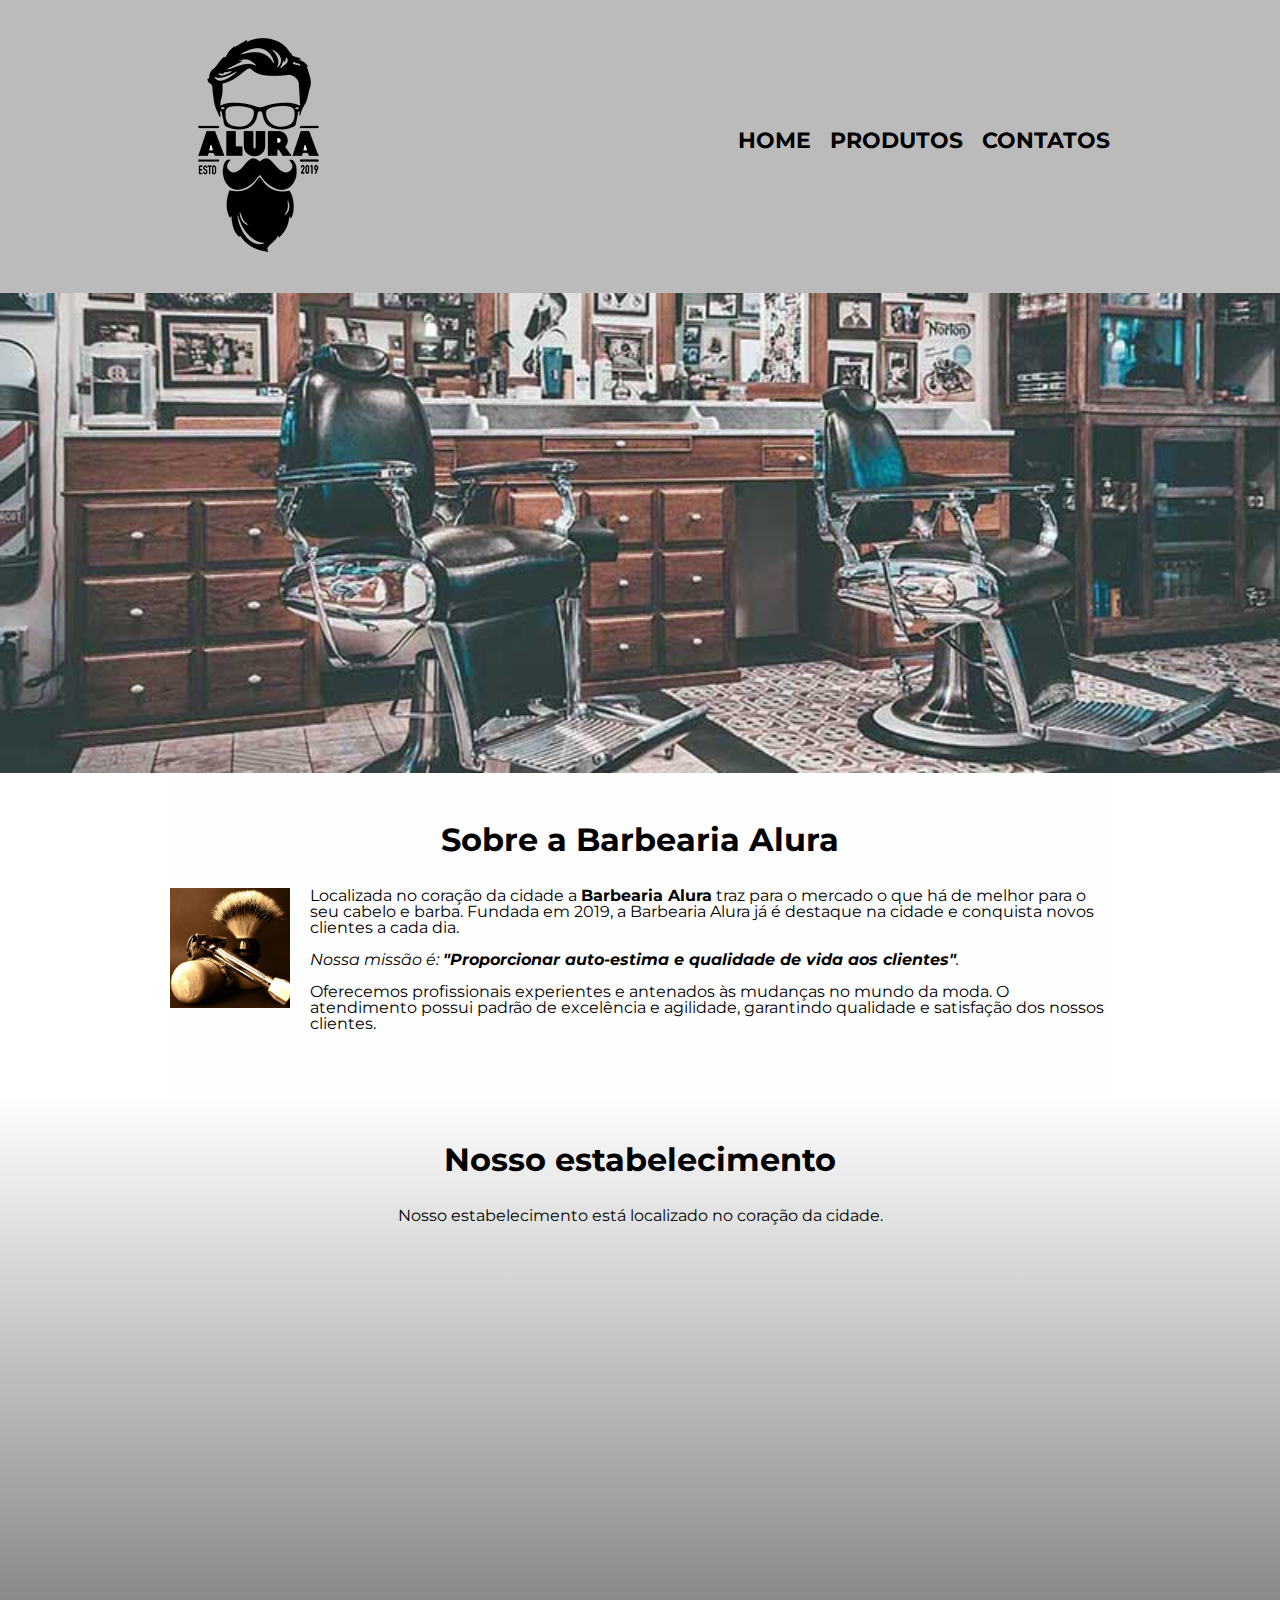
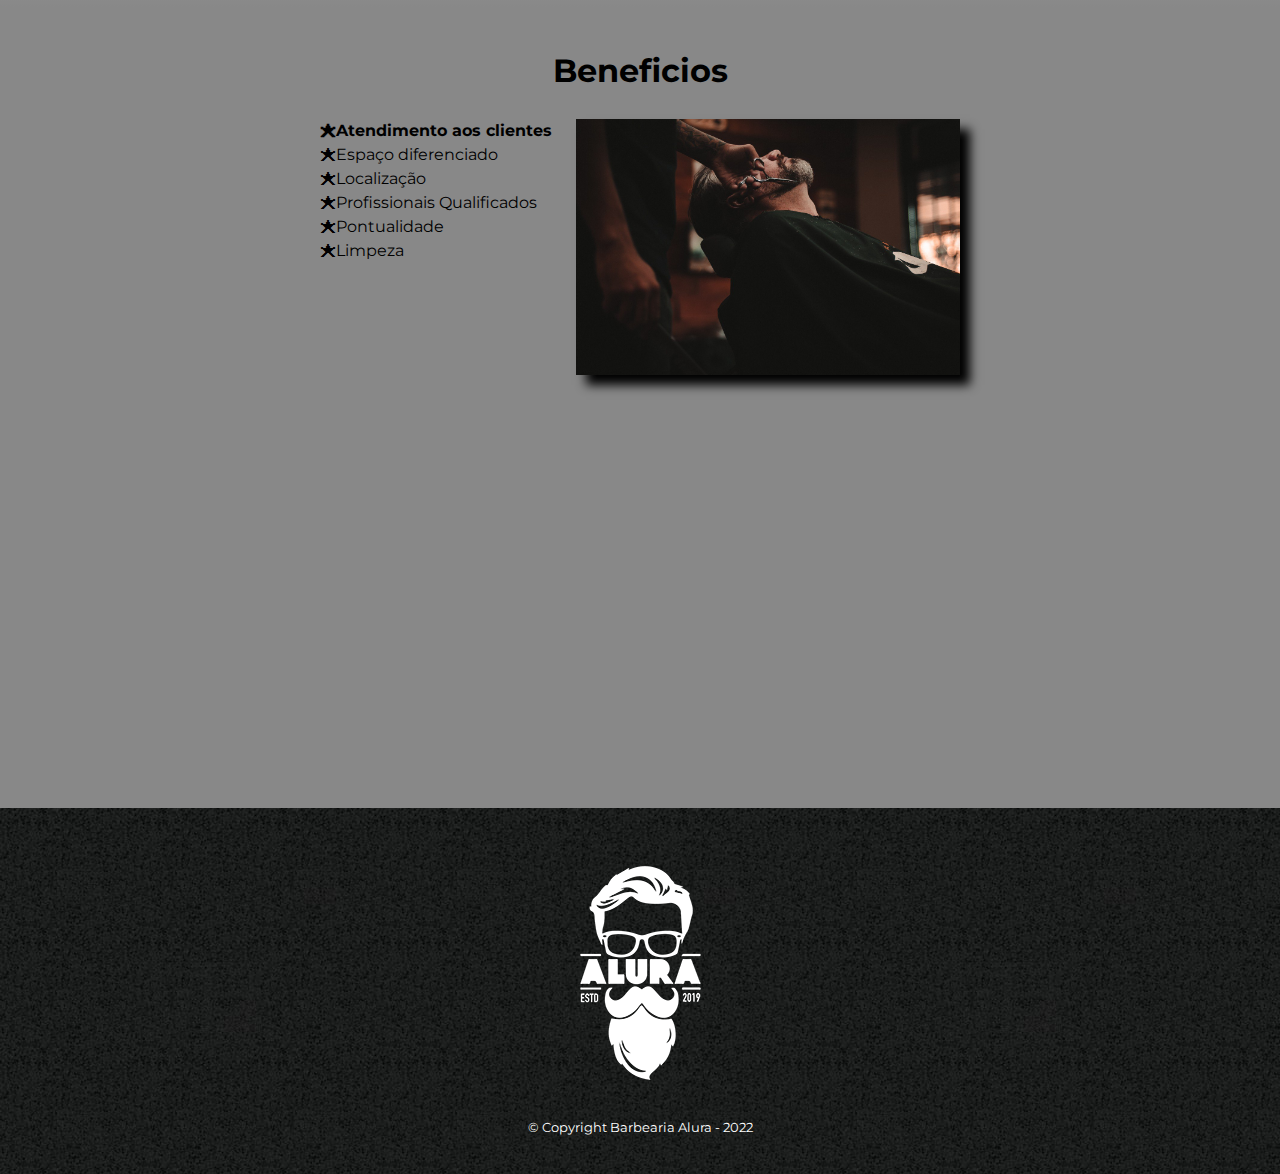
<file: index.html>
<!DOCTYPE html>
<html lang="pt-br">
    <head>
        <meta charset="UTF-8">
        <meta name="viewport" content="width=device-width">
        <title>Barbearia Alura</title>
        <link rel="stylesheet" href="reset.css">
        <link rel="stylesheet" href="style.css">
        <link href="https://fonts.googleapis.com/css?family=Montserrat&display=swap" rel="stylesheet">

    </head>
    <body>
        <header>
            <div class="caixa">
                <h1><img src= "logo.png"></h1>
                <nav>
                    <ul>
                        <li><a href="index.html">Home</a></li>
                        <li><a href="produtos.html">Produtos</a></li>
                        <li><a href="contato.html">Contatos</a></li>
                    </ul>
                </nav>
            </div>
        </header>

        <img class="banner" src="banner.jpg">

        <main>
            <section class="principal">
                <h2 class="titulo-principal">Sobre a Barbearia Alura</h2>

                <img class= "utensilios" src="utensilios.jpg" alt="Utensilios de um barbeiro.">

                <p>Localizada no coração da cidade a <strong>Barbearia Alura</strong> traz para o mercado o que há de melhor para o seu cabelo e barba. Fundada em 2019, a Barbearia Alura já é destaque na cidade e conquista novos clientes a cada dia.</p>

                <p id="missao"><em>Nossa missão é: <strong>"Proporcionar auto-estima e qualidade de vida aos clientes"</strong>.</em></p>

                <p>Oferecemos profissionais experientes e antenados às mudanças no mundo da moda. O atendimento possui padrão de excelência e agilidade, garantindo qualidade e satisfação dos nossos clientes.</p>
            </section>

            <section class="mapa">
                <h3 class="titulo-principal">Nosso estabelecimento</h3>
                <p>Nosso estabelecimento está localizado no coração da cidade.</p>
                <div class="mapa-conteudo">
                    <iframe src="https://www.google.com/maps/embed?pb=!1m18!1m12!1m3!1d3656.448598130907!2d-46.634653385542414!3d-23.588239368469353!2m3!1f0!2f0!3f0!3m2!1i1024!2i768!4f13.1!3m3!1m2!1s0x94ce5a2b2ed7f3a1%3A0xab35da2f5ca62674!2sCaelum%20-%20Escola%20de%20Tecnologia!5e0!3m2!1spt-BR!2sbr!4v1580916426151!5m2!1spt-BR!2sbr" width="100%" height="300" frameborder="0" style="border:0;" allowfullscreen=""></iframe>
                </div>
            </section>

            <section class="beneficios">
                <h3 class="titulo-principal">Beneficios</h3>

                <div class="conteudo-beneficios">
                    <ul class="lista-beneficios">
                        <li class="itens">Atendimento aos clientes</li>
                        <li class="itens">Espaço diferenciado</li>
                        <li class="itens">Localização</li>
                        <li class="itens">Profissionais Qualificados</li>
                        <li class="itens">Pontualidade</li>
                        <li class="itens">Limpeza</li>
                    </ul><img src="beneficios.jpg" class="imagem-beneficios">
                </div>

                <div class="video">
                    <iframe width="100%" height="315" src="https://www.youtube.com/embed/wcVVXUV0YUY" frameborder="0" allow="accelerometer; autoplay; encrypted-media; gyroscope; picture-in-picture" allowfullscreen></iframe>
                </div>

            </section>
        </main>
        <footer>
            <img src="logo-branco.png">
            <p class="copyright">&copy; Copyright Barbearia Alura - 2022</p>
        </footer>
    </body>
</html>
</file>
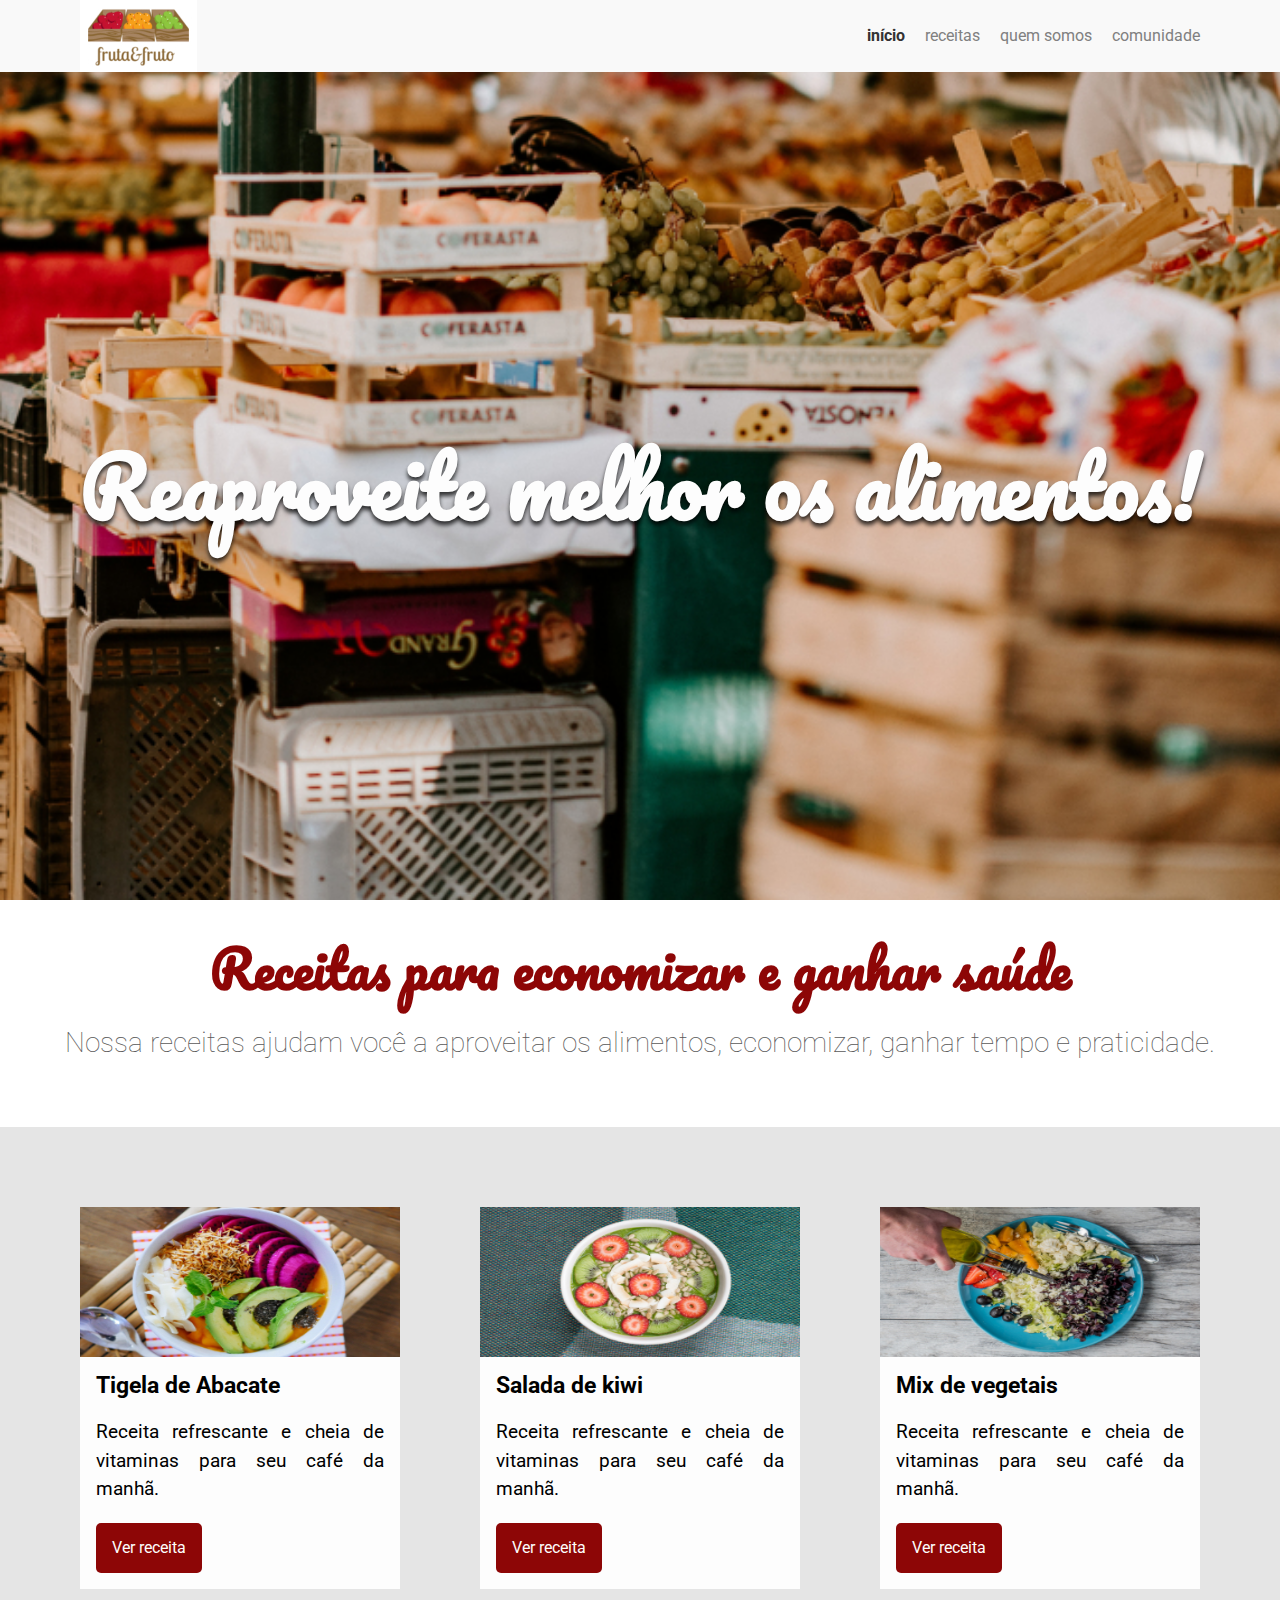
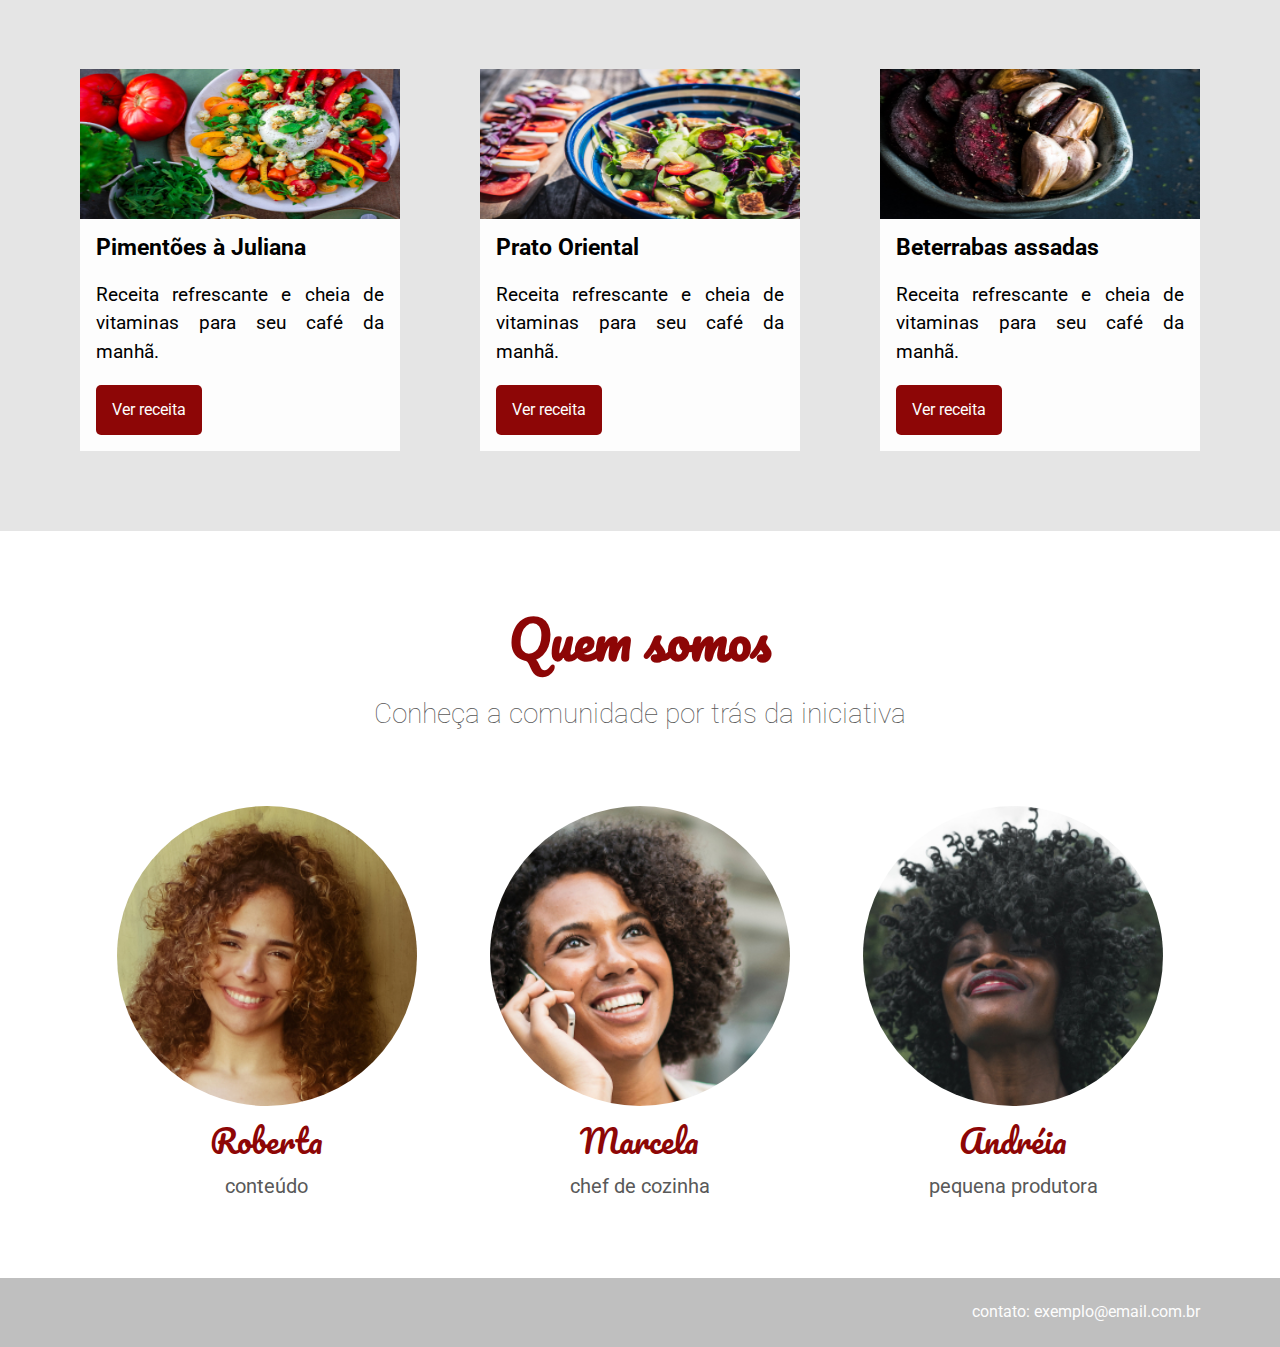
<file: arquitetura-css-assets/index.html>
<!DOCTYPE html>
<html lang="pt-BR">
    <head>
        <link href="https://fonts.googleapis.com/css?family=Pacifico|Roboto:100,300,400,500,700,900" rel="stylesheet" />
        <meta charset="UTF-8" />
        <meta name="viewport" content="width=device-width, initial-scale=1.0" />
        <meta http-equiv="X-UA-Compatible" content="ie=edge" />
        <title>Fruta & Fruto</title>
        <link href="./assets/css/normalize.css" rel="stylesheet" />
        <link href="./assets/css/reset.css" rel="stylesheet" />
        <link rel="stylesheet" href="./assets/css/cabecalho.css">
        <link rel="stylesheet" href="./assets/css/menu/menu-lista.css">
        <link rel="stylesheet" href="./assets/css/menu/menu-item.css">
        <link rel="stylesheet" href="./assets/css/menu/menu-link.css">
        <link rel="stylesheet" href="./assets/css/banner/banner.css">
        <link rel="stylesheet" href="./assets/css/banner/banner-imagem.css">
        <link rel="stylesheet" href="./assets/css/banner/banner.titulo.css">
        <link rel="stylesheet" href="./assets/css/sobre/sobre.css">
        <link rel="stylesheet" href="./assets/css/sobre/sobre-titulo.css">
        <link rel="stylesheet" href="./assets/css/sobre/sobre-descricao.css">
        <link rel="stylesheet" href="./assets/css/receitas.css">
        <link rel="stylesheet" href="./assets/css/receita/receita.css">
        <link rel="stylesheet" href="./assets/css/receita/receita-imagem.css">
        <link rel="stylesheet" href="./assets/css/receita/receita-conteudo.css">
        <link rel="stylesheet" href="./assets/css/receita/receita-titulo.css">
        <link rel="stylesheet" href="./assets/css/receita/receita-descricao.css">
        <link rel="stylesheet" href="./assets/css/receita/receita-botao.css">
        <link rel="stylesheet" href="./assets/css/quemSomos/quemSomos.css">
        <link rel="stylesheet" href="./assets/css/quemSomos/quemSomos-titulo.css">
        <link rel="stylesheet" href="./assets/css/quemSomos/quemSomos-descricao.css">
        <link rel="stylesheet" href="./assets/css/pessoas.css">
        <link rel="stylesheet" href="./assets/css/pessoa/pessoa.css">
        <link rel="stylesheet" href="./assets/css/pessoa/pessoa-imagem.css">
        <link rel="stylesheet" href="./assets/css/pessoa/pessoa-nome.css">
        <link rel="stylesheet" href="./assets/css/pessoa/pessoa-funcao.css">
        <link rel="stylesheet" href="./assets/css/rodape.css">
        <link rel="stylesheet" href="./assets/css/logo.css">
    </head>
    <body>
        <header class="cabecalho">
            <img class="logo" alt="Fruta e Fruto" src="./assets/img/logo.jpg">
            <nav class="menu">
                <ul class="menu__lista">
                    <li class="menu__item"><a class="menu__link ativo" href="#">Início</a></li>
                    <li class="menu__item"><a class="menu__link" href="#">Receitas</a></li>
                    <li class="menu__item"><a class="menu__link" href="#">Quem somos</a></li>
                    <li class="menu__item"><a class="menu__link" href="#">Comunidade</a></li>
                </ul>
            </nav>
        </header>
        <section class="banner">
            <div class="banner__imagem"></div>
            <h2 class="banner__titulo">Reaproveite melhor os alimentos!</h2>
        </section>
        <section class="sobre">
            <h2 class="sobre__titulo">Receitas para economizar e ganhar saúde</h2>
            <p class="sobre__descricao">Nossa receitas ajudam você a aproveitar os alimentos, economizar, ganhar tempo e praticidade.</p>
        </section>
        <section class="receitas">
            <div class="receita">
                <img alt="Tigela de abacate" class="receita__imagem" src="./assets/img/receitas/tigela-de-abacate.jpg">
                <div class="receita__conteudo">
                    <h4 class="receita__titulo">Tigela de Abacate</h4>
                    <p class="receita__descricao">Receita refrescante e cheia de vitaminas para seu café da manhã.</p>
                    <button class="receita__botao">Ver receita</button>
                </div>
            </div>
            <div class="receita">
                <img alt="Salada de kiwi" class="receita__imagem" src="./assets/img/receitas/salada-de-kiwi.jpg">
                <div class="receita__conteudo">
                    <h4 class="receita__titulo">Salada de kiwi</h4>
                    <p class="receita__descricao">Receita refrescante e cheia de vitaminas para seu café da manhã.</p>
                    <button class="receita__botao">Ver receita</button>
                </div>
            </div>
            <div class="receita">
                <img alt="Mix de vegetais" class="receita__imagem" src="./assets/img/receitas/mix-de-vegetais.jpg">
                <div class="receita__conteudo">
                    <h4 class="receita__titulo">Mix de vegetais</h4>
                    <p class="receita__descricao">Receita refrescante e cheia de vitaminas para seu café da manhã.</p>
                    <button class="receita__botao">Ver receita</button>
                </div>
            </div>
            <div class="receita">
                <img alt="Pimentões à Juliana" class="receita__imagem" src="./assets/img/receitas/pimentoes-a-juliana.jpg">
                <div class="receita__conteudo">
                    <h4 class="receita__titulo">Pimentões à Juliana</h4>
                    <p class="receita__descricao">Receita refrescante e cheia de vitaminas para seu café da manhã.</p>
                    <button class="receita__botao">Ver receita</button>
                </div>
            </div>
            <div class="receita">
                <img alt="Prato oriental" class="receita__imagem" src="./assets/img/receitas/prato-oriental.jpg">
                <div class="receita__conteudo">
                    <h4 class="receita__titulo">Prato Oriental</h4>
                    <p class="receita__descricao">Receita refrescante e cheia de vitaminas para seu café da manhã.</p>
                    <button class="receita__botao">Ver receita</button>
                </div>
            </div>
            <div class="receita">
                <img alt="Beterrabas assadas" class="receita__imagem" src="./assets/img/receitas/beterrabas-assadas.jpg">
                <div class="receita__conteudo">
                    <h4 class="receita__titulo">Beterrabas assadas</h4>
                    <p class="receita__descricao">Receita refrescante e cheia de vitaminas para seu café da manhã.</p>
                    <button class="receita__botao">Ver receita</button>
                </div>
            </div>
        </section>
        <section class="quem-somos">
            <h3 class="quem-somos__titulo">Quem somos</h3>
            <p class="quem-somos__descricao">Conheça a comunidade por trás da iniciativa</p>
            <div class="pessoas">
                <div class="pessoa">
                    <div class="pessoa__imagem pessoa__imagem--roberta"></div>
                    <span class="pessoa__nome">Roberta</span>
                    <span class="pessoa__funcao">Conteúdo</span>
                </div>
                <div class="pessoa">
                    <div class="pessoa__imagem pessoa__imagem--marcela"></div>
                    <span class="pessoa__nome">Marcela</span>
                    <span class="pessoa__funcao">Chef de cozinha</span>
                </div>
                <div class="pessoa">
                    <div class="pessoa__imagem pessoa__imagem--andreia"></div>
                    <span class="pessoa__nome">Andréia</span>
                    <span class="pessoa__funcao">Pequena produtora</span>
                </div>
            </div>
        </section>
        <footer class="rodape">
            Contato: exemplo@email.com.br
        </footer>
    </body>
</html>
</file>
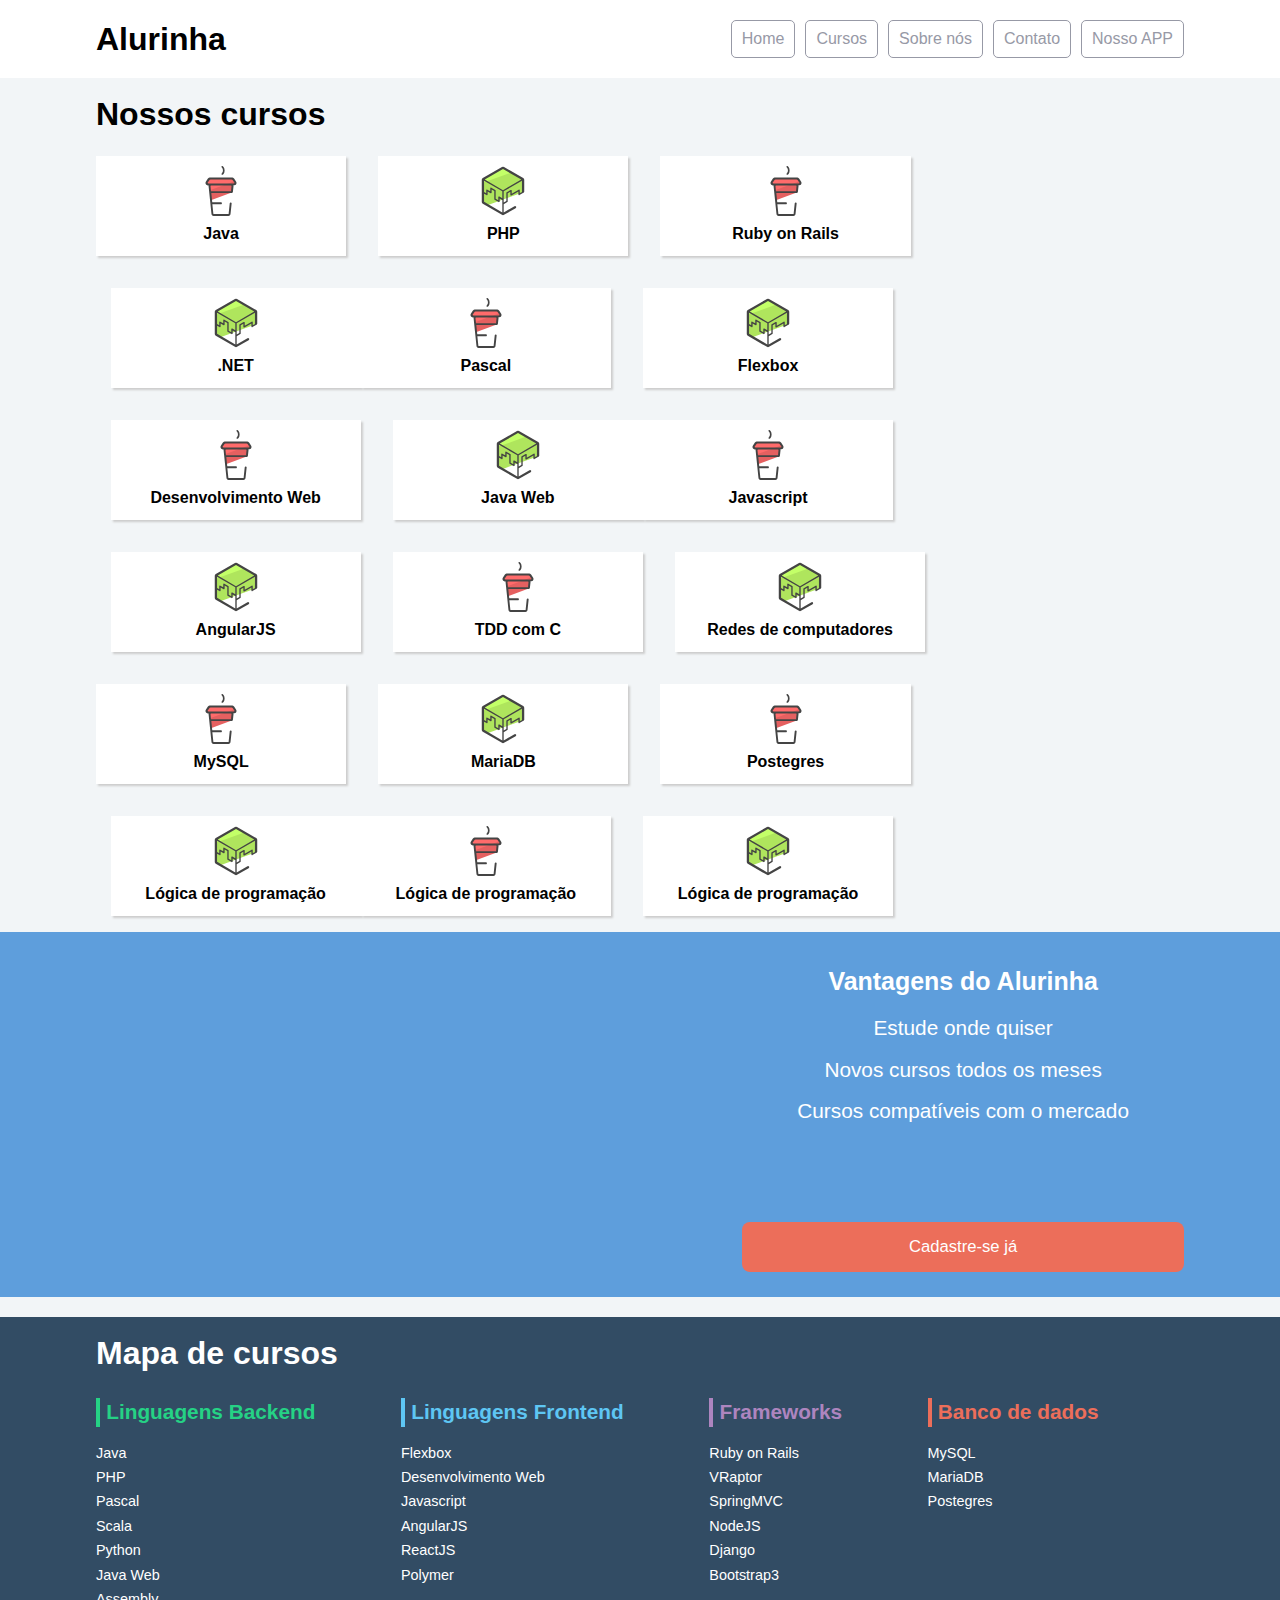
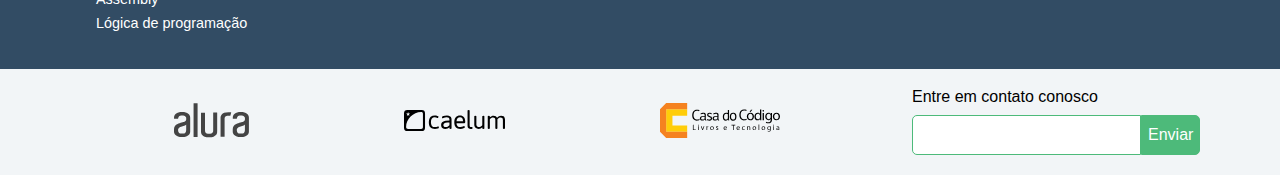
<file: posicione-elementos-com-flexbox/index.html>
<!doctype html>
<html>
<head>
	<meta charset="utf-8">
	<meta name="viewport" content="width=device-width, initial-scale=1">
	<title>Alurinha | Cursos online</title>
	<link rel="stylesheet" href="css/reset.css">
	<link rel="stylesheet" href="css/style.css">
	<link rel="stylesheet" href="css/flexbox.css">
</head>
<body>

	<header class="cabecalhoPrincipal">
		<div class="container">
			<h1 class="cabecalhoPrincipal-titulo">
				<a href="#">Alurinha</a>
			</h1>

			<nav class="cabecalhoPrincipal-nav">
				<a class="cabecalhoPrincipal-nav-link" href="#">Home</a>
				<a class="cabecalhoPrincipal-nav-link" href="#">Cursos</a>
				<a class="cabecalhoPrincipal-nav-link" href="#">Sobre nós</a>
				<a class="cabecalhoPrincipal-nav-link" href="#">Contato</a>
				<a class="cabecalhoPrincipal-nav-link cabecalhoPrincipal-nav-link-app" href="#">Nosso APP</a>
			</nav>
		</div>

	</header>

	<main class="conteudoPrincipal">
		<div class="container">
			<h2 class="subtitulo">Nossos cursos</h2>

			<nav>
				<ul class="conteudoPrincipal-cursos">
					<li class="conteudoPrincipal-cursos-link"><a href="#">Java</a></li>
					<li class="conteudoPrincipal-cursos-link"><a href="#">PHP</a></li>
					<li class="conteudoPrincipal-cursos-link"><a href="#">Ruby on Rails</a></li>
					<li class="conteudoPrincipal-cursos-link"><a href="#">.NET</a></li>
					<li class="conteudoPrincipal-cursos-link"><a href="#">Pascal</a></li>
					<li class="conteudoPrincipal-cursos-link"><a href="#">Flexbox</a></li>
					<li class="conteudoPrincipal-cursos-link"><a href="#">Desenvolvimento Web</a></li>
					<li class="conteudoPrincipal-cursos-link"><a href="#">Java Web</a></li>
					<li class="conteudoPrincipal-cursos-link"><a href="#">Javascript</a></li>
					<li class="conteudoPrincipal-cursos-link"><a href="#">AngularJS</a></li>
					<li class="conteudoPrincipal-cursos-link"><a href="#">TDD com C</a></li>
					<li class="conteudoPrincipal-cursos-link"><a href="#">Redes de computadores</a></li>
					<li class="conteudoPrincipal-cursos-link"><a href="#">MySQL</a></li>
					<li class="conteudoPrincipal-cursos-link"><a href="#">MariaDB</a></li>
					<li class="conteudoPrincipal-cursos-link"><a href="#">Postegres</a></li>
					<li class="conteudoPrincipal-cursos-link"><a href="#">Lógica de programação</a></li>
					<li class="conteudoPrincipal-cursos-link"><a href="#">Lógica de programação</a></li>
					<li class="conteudoPrincipal-cursos-link"><a href="#">Lógica de programação</a></li>
				</ul>
			</nav>
		</div>

		<section class="videoSobre">
			<div class="container">
				<iframe class="videoSobre-video" width="560" height="315" src="https://www.youtube.com/embed/bIlOsJzBVaY?list=PLh2Y_pKOa4UcF1BYPJR3EIMRi3nWAUxIp" frameborder="0" allowfullscreen></iframe>
				
				<div class="videoSobre-sobre">
					<h2 class="videoSobre-sobre-title">Vantagens do Alurinha</h2>
					<ul class="videoSobre-sobre-list">
						<li class="videoSobre-sobre-item">Estude onde quiser</li>
						<li class="videoSobre-sobre-item">Novos cursos todos os meses</li>
						<li class="videoSobre-sobre-item">Cursos compatíveis com o mercado</li>
					</ul>
					<button class="videoSobre-button">Cadastre-se já</button>
				</div>
			</div>
		</section>

	</main>

	<footer class="rodapePrincipal">
		<div class="container">

			<section class="rodapePrincipal-navMap">
				<h3 class="subtitulo">Mapa de cursos</h3>
				<nav class="rodapePrincipal-navMap-list">

					<h4 class="navmap-list-title navmap-list-title-backend">Linguagens Backend</h4>
					<a class="rodapePrincipal-navMap-link" href="#">Java</a>
					<a class="rodapePrincipal-navMap-link" href="#">PHP</a>
					<a class="rodapePrincipal-navMap-link" href="#">Pascal</a>
					<a class="rodapePrincipal-navMap-link" href="#">Scala</a>
					<a class="rodapePrincipal-navMap-link" href="#">Python</a>
					<a class="rodapePrincipal-navMap-link" href="#">Java Web</a>
					<a class="rodapePrincipal-navMap-link" href="#">Assembly</a>
					<a class="rodapePrincipal-navMap-link" href="#">Lógica de programação</a>

					<h4 class="navmap-list-title navmap-list-title-frontend">Linguagens Frontend</h4>
					<a class="rodapePrincipal-navMap-link" href="#">Flexbox</a>
					<a class="rodapePrincipal-navMap-link" href="#">Desenvolvimento Web</a>
					<a class="rodapePrincipal-navMap-link" href="#">Javascript</a>
					<a class="rodapePrincipal-navMap-link" href="#">AngularJS</a>
					<a class="rodapePrincipal-navMap-link" href="#">ReactJS</a>
					<a class="rodapePrincipal-navMap-link" href="#">Polymer</a>
					
					<h4 class="navmap-list-title navmap-list-title-framework">Frameworks</h4>
					<a class="rodapePrincipal-navMap-link" href="#">Ruby on Rails</a>
					<a class="rodapePrincipal-navMap-link" href="#">VRaptor</a>
					<a class="rodapePrincipal-navMap-link" href="#">SpringMVC</a>
					<a class="rodapePrincipal-navMap-link" href="#">NodeJS</a>
					<a class="rodapePrincipal-navMap-link" href="#">Django</a>
					<a class="rodapePrincipal-navMap-link" href="#">Bootstrap3</a>

					<h4 class="navmap-list-title navmap-list-title-bancoDeDados">Banco de dados</h4>
					<a class="rodapePrincipal-navMap-link" href="#">MySQL</a>
					<a class="rodapePrincipal-navMap-link" href="#">MariaDB</a>
					<a class="rodapePrincipal-navMap-link" href="#">Postegres</a>

				</nav>
			</section>

		</div>

		<section class="rodapePrincipal-patrocinadores">
			<div class="container">
				<ul class="rodapePrincipal-patrocinadores-list">
					<li>
						<a class="rodapePrincipal-patrocinadores-list-link patrocinadores-list-link-alura" href="#">
							<img src="img/logos/alura.svg" alt="Logo da Alura">
						</a>
					</li>
					<li>
						<a class="rodapePrincipal-patrocinadores-list-link patrocinadores-list-link-caelum" href="#">
							<img src="img/logos/caelum.svg" alt="Logo da Caelum">
						</a>
					</li>
					<li>
						<a class="rodapePrincipal-patrocinadores-list-link patrocinadores-list-link-casaDoCodigo" href="#">
							<img src="img/logos/cdc.svg" alt="Logo da Casa do Código">
						</a>
					</li>
				</ul>
				<form class="rodapePrincipal-contatoForm" action="#">
					<fieldset>
						<legend class="rodapePrincipal-contatoForm-legend" for="email-contato">Entre em contato conosco</legend>
						<div class="rodapePrincipal-contatoForm-fieldset"> 
							<input class="rodapePrincipal-contatoForm-emailInput" type="email" name="email-contato" id="email-contato">
							<button class="rodapePrincipal-contatoForm-submit" type="submit">Enviar</button>
						</div>
					</fieldset>
				</form>
			</div>
		</section>
	</footer>

</body>
</html>
</file>
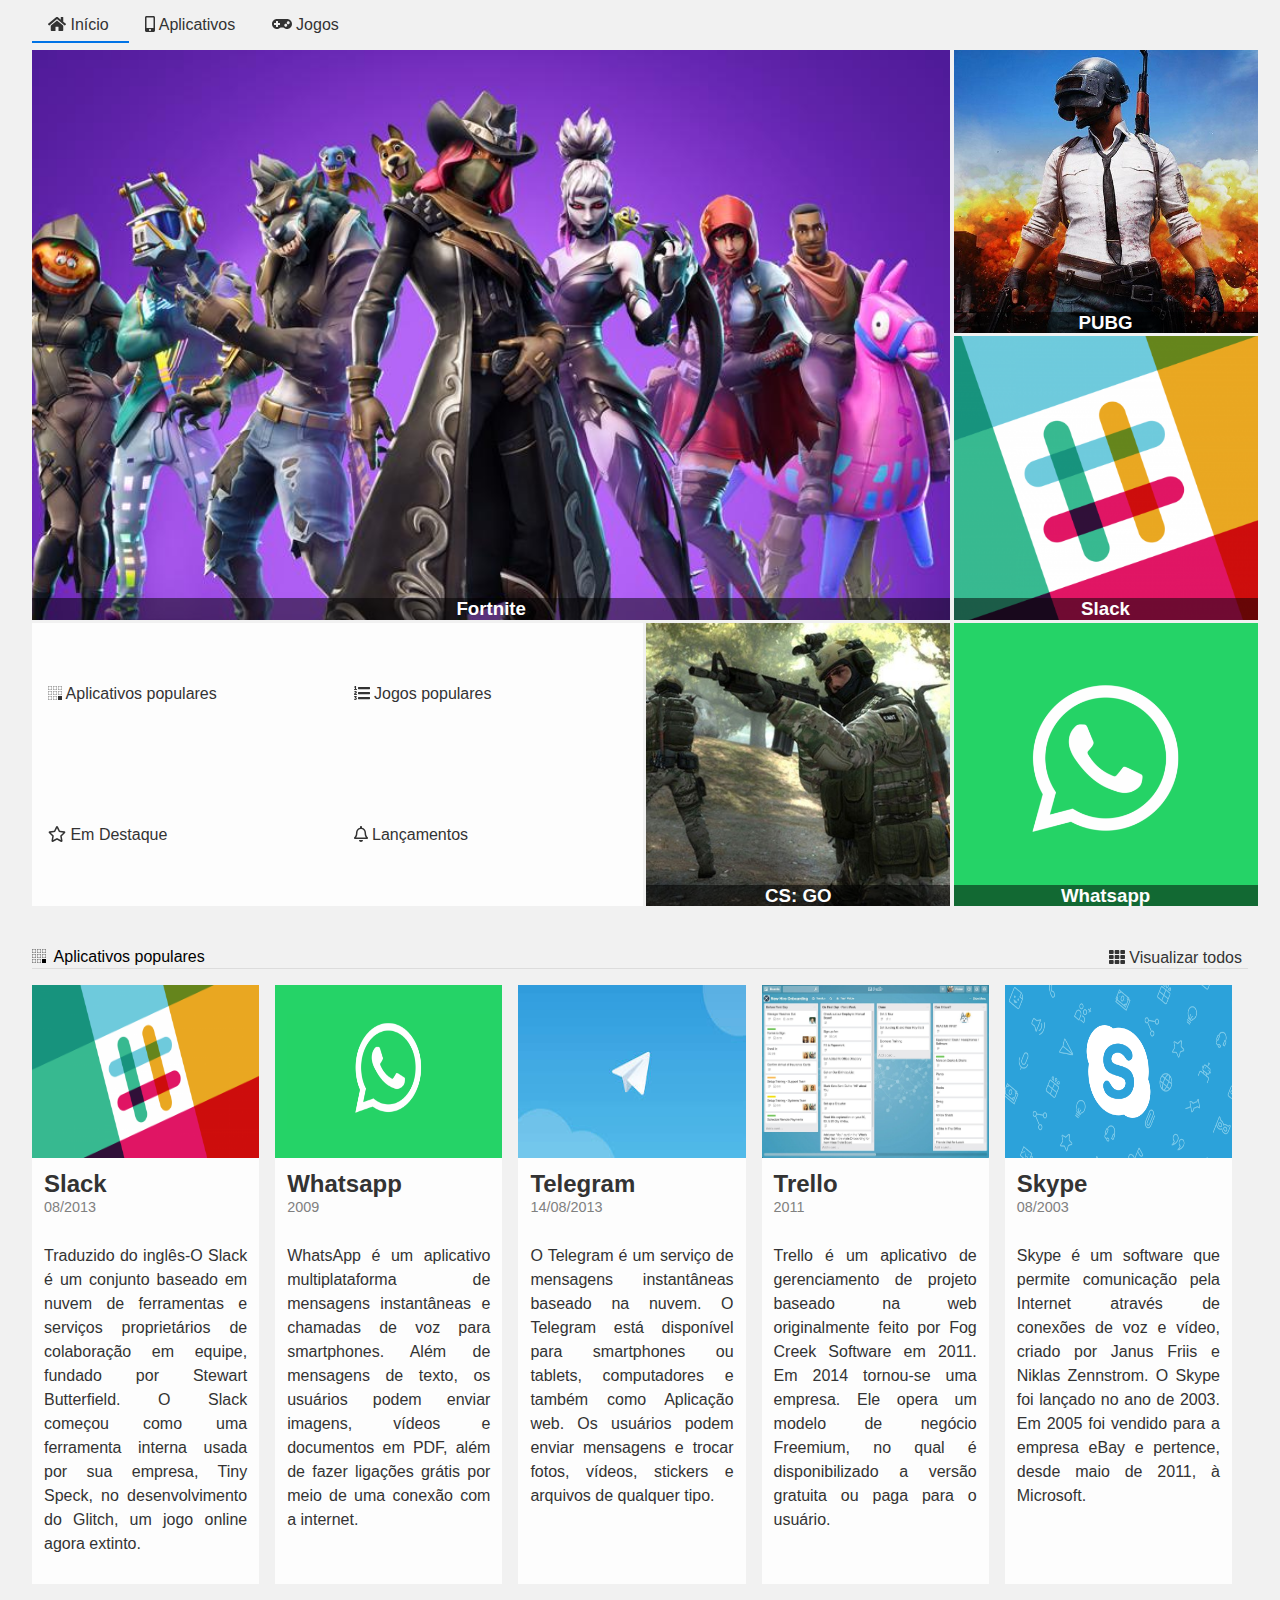
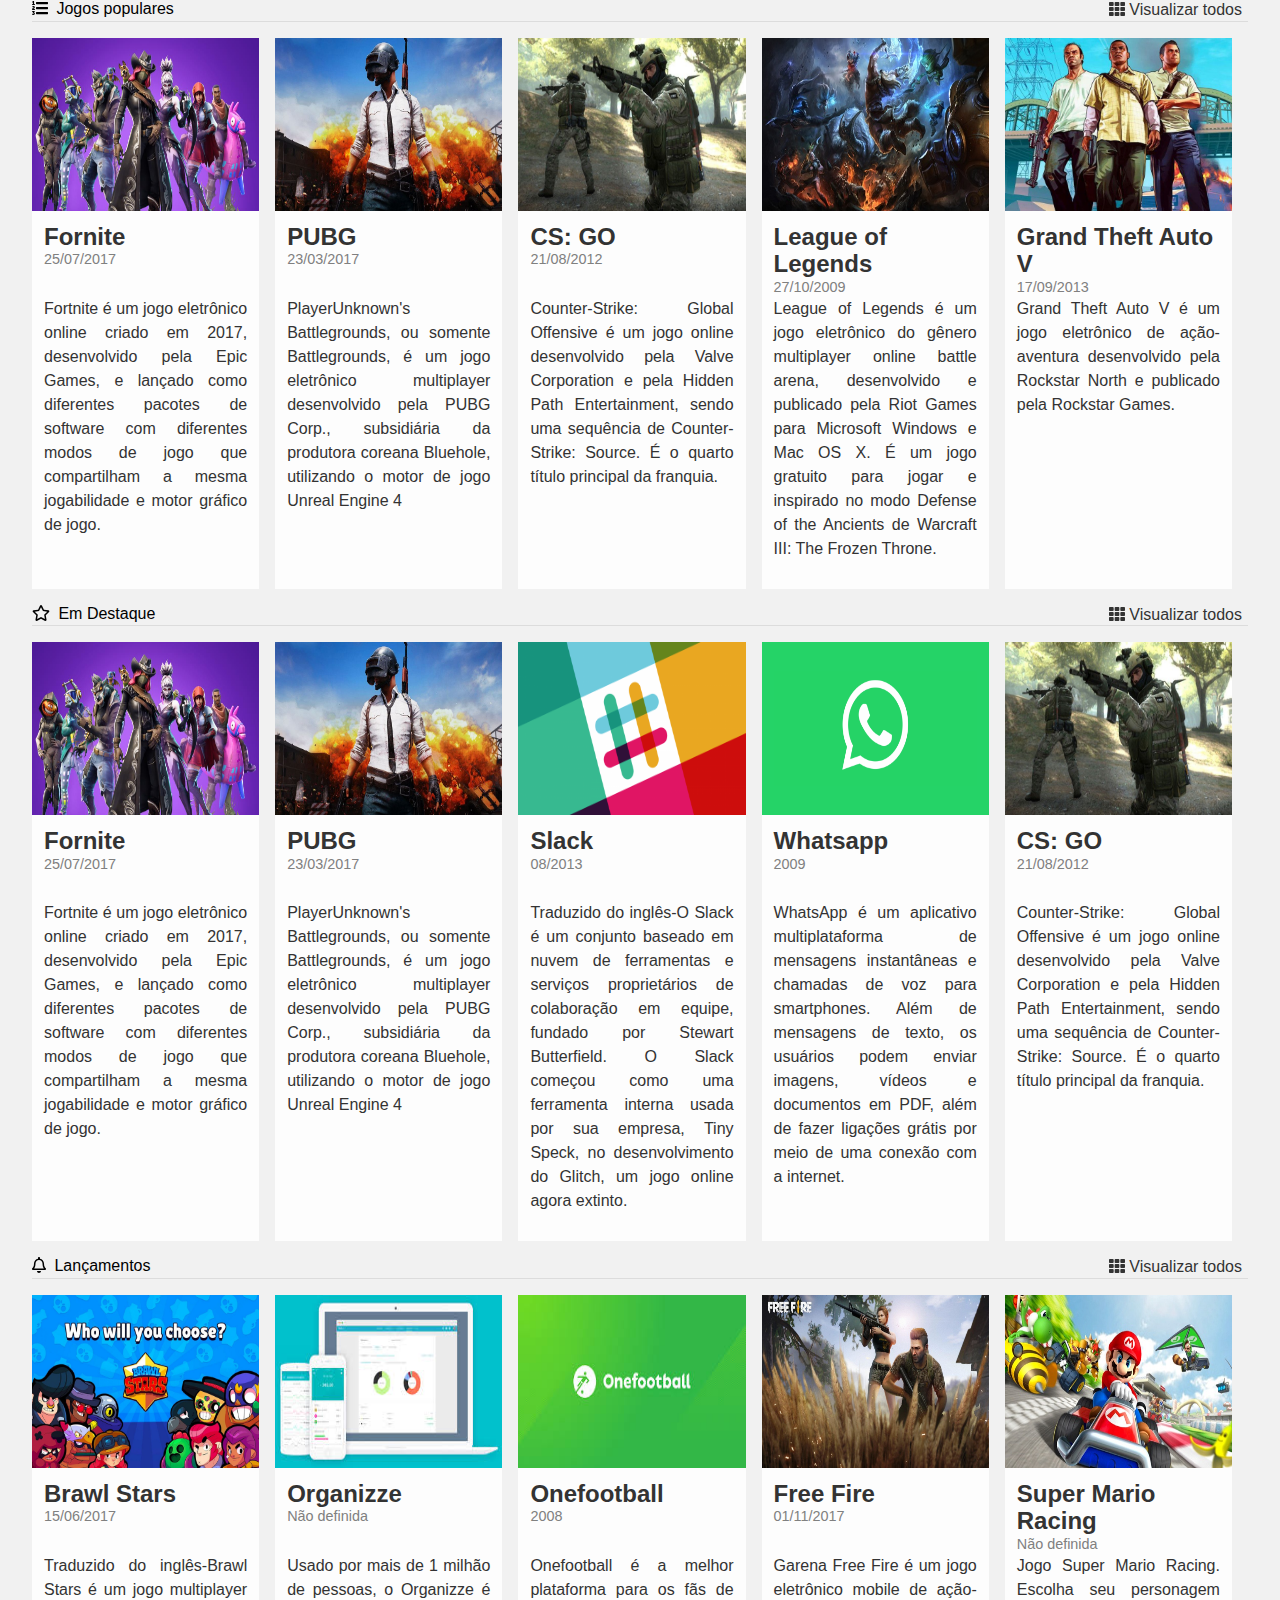
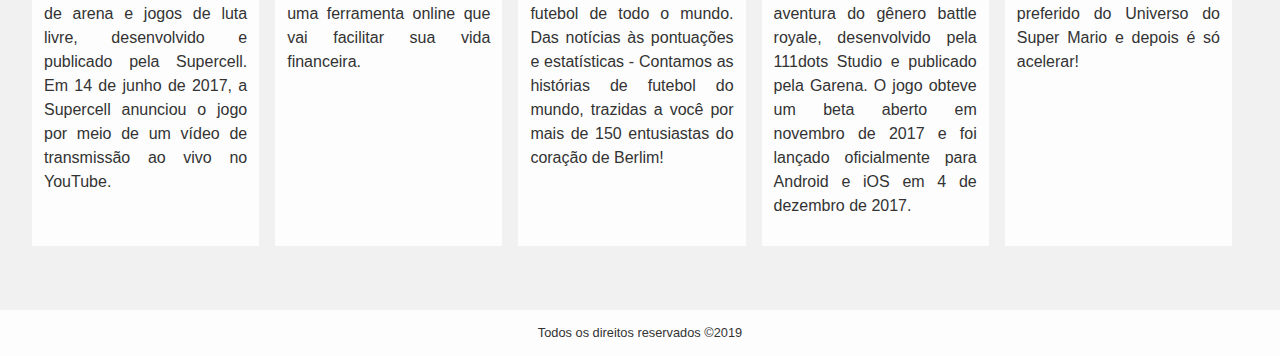
<file: Projeto-Inicial-Grid-Layout/index.html>
<!DOCTYPE html>
<html lang="en">

<head>
  <meta charset="UTF-8">
  <meta name="viewport" content="width=device-width, initial-scale=1.0">
  <meta http-equiv="X-UA-Compatible" content="ie=edge">
  <title>Alura Store | Baixe nossos aplicativos e jogos</title>
  <link href="./assets/css/normalize.css" rel="stylesheet">
  <link href="./assets/css/reset.css" rel="stylesheet">
  <link href="./assets/css/style.css" rel="stylesheet">
  <link rel="stylesheet" href="assets/css/destaques.css">
  <link rel="stylesheet" href="./assets/css/populares.css">
  <link rel="stylesheet" href="./assets/css/menu.css">
  <link rel="stylesheet" href="./assets/css/responsivo.css">
</head>

<body class="app">
  <header class="cabecalho">
    <nav class="menu">
      <ul class="menu__lista">
          <li class="menu__item">
              <a class="menu__link ativo" href="#">
                  <i class="fas fa-home"></i>
                  Início
              </a>
              <a class="menu__link" href="#">
                  <i class="fas fa-mobile-alt"></i>
                  Aplicativos</a>
              <a class="menu__link" href="#">
                  <i class="fas fa-gamepad"></i>
                  Jogos
              </a>
          </li>
      </ul>
  </nav>
  </header>
  <main class="conteudo">
    <section class="destaques">
      <div class="destaques__principal caixa">
        <h3 class="destaques__titulo">Fortnite</h3>
      </div>
      <div class="destaques__secundario caixa">
        <h3 class="destaques__titulo">PUBG</h3>
      </div>
      <div class="destaques__secundario caixa">
        <h3 class="destaques__titulo">Slack</h3>
      </div>
      <div class="destaques__secundario caixa">
        <h3 class="destaques__titulo">Whatsapp</h3>
      </div>
      <div class="destaques__secundario caixa">
        <h3 class="destaques__titulo">CS: GO</h3>
      </div>
      <div class="destaques__categorias">
        <ul class="destaques__categorias___lista">
          <li class="destaques__categorias___item">
            <a class="destaques__categorias___link" href="#">
              <i class="destaques__categorias___icone fab fa-buromobelexperte"></i>
              Aplicativos populares
            </a>
          </li>
          <li class="destaques__categorias___item">
            <a class="destaques__categorias___link" href="#">
              <i class="fas fa-list-ol"></i>
              Jogos populares
            </a>
          </li>
          <li class="destaques__categorias___item">
            <a class="destaques__categorias___link" href="#">
              <i class="far fa-star"></i>
              Em Destaque
            </a>
          </li>
          <li class="destaques__categorias___item">
            <a class="destaques__categorias___link" href="#">
              <i class="far fa-bell"></i>
              Lançamentos
            </a>
          </li>
        </ul>
      </div>
    </section>
    <section class="populares">
      <div class="populares__itens">
        <div class="populares__info">
          <div class="populares__cabecalho">
            <h4 class="populares__titulo">
              <i class="populares__icone fab fa-buromobelexperte"></i>
              Aplicativos populares
            </h4>
            <button class="populares__botao">
              <i class="fas fa-th"></i>
              Visualizar todos
            </button>
          </div>
        </div>
        <div class="populares__conteudo">
          <div class="populares__card">
            <img class="populares__card___imagem" src="./assets/img/slack.png">
            <div class="populares__card___corpo">
              <div class="populares__card___cabecalho">
                <h5 class="populares__card___titulo">Slack</h5>
                <time class="populares__card___data" datetime="2013-08-01">08/2013</time>
              </div>
              <div class="populares__card___descricao">
                Traduzido do inglês-O Slack é um conjunto baseado em nuvem de ferramentas e serviços proprietários de
                colaboração em equipe, fundado por Stewart Butterfield. O Slack começou como uma ferramenta interna
                usada por sua empresa, Tiny Speck, no desenvolvimento do Glitch, um jogo online agora extinto.
              </div>
            </div>
          </div>
          <div class="populares__card">
            <img class="populares__card___imagem" src="./assets/img/whatsapp.png">
            <div class="populares__card___corpo">
              <div class="populares__card___cabecalho">
                <h5 class="populares__card___titulo">Whatsapp</h5>
                <time class="populares__card___data" datetime="20090-01-01">2009</time>
              </div>
              <div class="populares__card___descricao">
                WhatsApp é um aplicativo multiplataforma de mensagens instantâneas e chamadas de voz para smartphones.
                Além de mensagens de texto, os usuários podem enviar imagens, vídeos e documentos em PDF, além de fazer
                ligações grátis por meio de uma conexão com a internet.
              </div>
            </div>
          </div>
          <div class="populares__card">
            <img class="populares__card___imagem" src="./assets/img/telegram.jpeg">
            <div class="populares__card___corpo">
              <div class="populares__card___cabecalho">
                <h5 class="populares__card___titulo">Telegram</h5>
                <time class="populares__card___data" datetime="2013-08-14">14/08/2013</time>
              </div>
              <div class="populares__card___descricao">
                O Telegram é um serviço de mensagens instantâneas baseado na nuvem. O Telegram está disponível para
                smartphones ou tablets, computadores e também como Aplicação web. Os usuários podem enviar mensagens e
                trocar fotos, vídeos, stickers e arquivos de qualquer tipo.
              </div>
            </div>
          </div>
          <div class="populares__card">
            <img class="populares__card___imagem" src="./assets/img/trello.jpg">
            <div class="populares__card___corpo">
              <div class="populares__card___cabecalho">
                <h5 class="populares__card___titulo">Trello</h5>
                <time class="populares__card___data" datetime="2011-01-01">2011</time>
              </div>
              <div class="populares__card___descricao">
                Trello é um aplicativo de gerenciamento de projeto baseado na web originalmente feito por Fog Creek
                Software em 2011. Em 2014 tornou-se uma empresa. Ele opera um modelo de negócio Freemium, no qual é
                disponibilizado a versão gratuita ou paga para o usuário.
              </div>
            </div>
          </div>
          <div class="populares__card">
            <img class="populares__card___imagem" src="./assets/img/skype.png">
            <div class="populares__card___corpo">
              <div class="populares__card___cabecalho">
                <h5 class="populares__card___titulo">Skype</h5>
                <time class="populares__card___data" datetime="2003-08-01">08/2003</time>
              </div>
              <div class="populares__card___descricao">
                Skype é um software que permite comunicação pela Internet através de conexões de voz e vídeo, criado por
                Janus Friis e Niklas Zennstrom. O Skype foi lançado no ano de 2003. Em 2005 foi vendido para a empresa
                eBay e pertence, desde maio de 2011, à Microsoft.
              </div>
            </div>
          </div>
        </div>
      </div>
      <div class="populares__itens">
        <div class="populares__info">
          <div class="populares__cabecalho">
            <h4 class="populares__titulo">
              <i class="populares__icone fas fa-list-ol"></i>
              Jogos populares
            </h4>
            <button class="populares__botao">
              <i class="fas fa-th"></i>
              Visualizar todos
            </button>
          </div>
        </div>
        <div class="populares__conteudo">
          <div class="populares__card">
            <img class="populares__card___imagem" src="./assets/img/fortnite.jpg">
            <div class="populares__card___corpo">
              <div class="populares__card___cabecalho">
                <h5 class="populares__card___titulo">Fornite</h5>
                <time class="populares__card___data" datetime="2017-07-25">25/07/2017</time>
              </div>
              <div class="populares__card___descricao">
                Fortnite é um jogo eletrônico online criado em 2017, desenvolvido pela Epic Games, e lançado como
                diferentes pacotes de software com diferentes modos de jogo que compartilham a mesma jogabilidade e
                motor gráfico de jogo.
              </div>
            </div>
          </div>
          <div class="populares__card">
            <img class="populares__card___imagem" src="./assets/img/pubg.jpg">
            <div class="populares__card___corpo">
              <div class="populares__card___cabecalho">
                <h5 class="populares__card___titulo">PUBG</h5>
                <time class="populares__card___data" datetime="2017-03-23">23/03/2017</time>
              </div>
              <div class="populares__card___descricao">
                PlayerUnknown's Battlegrounds, ou somente Battlegrounds, é um jogo eletrônico multiplayer desenvolvido
                pela PUBG Corp., subsidiária da produtora coreana Bluehole, utilizando o motor de jogo Unreal Engine 4
              </div>
            </div>
          </div>
          <div class="populares__card">
            <img class="populares__card___imagem" src="./assets/img/cs-go.jpg">
            <div class="populares__card___corpo">
              <div class="populares__card___cabecalho">
                <h5 class="populares__card___titulo">CS: GO</h5>
                <time class="populares__card___data" datetime="2012-08-21">21/08/2012</time>
              </div>
              <div class="populares__card___descricao">
                Counter-Strike: Global Offensive é um jogo online desenvolvido pela Valve Corporation e pela Hidden Path
                Entertainment, sendo uma sequência de Counter-Strike: Source. É o quarto título principal da franquia.
              </div>
            </div>
          </div>
          <div class="populares__card">
            <img class="populares__card___imagem" src="./assets/img/lol.jpg">
            <div class="populares__card___corpo">
              <div class="populares__card___cabecalho">
                <h5 class="populares__card___titulo">League of Legends</h5>
                <time class="populares__card___data" datetime="2009-10-27">27/10/2009</time>
              </div>
              <div class="populares__card___descricao">
                League of Legends é um jogo eletrônico do gênero multiplayer online battle arena, desenvolvido e
                publicado pela Riot Games para Microsoft Windows e Mac OS X. É um jogo gratuito para jogar e inspirado
                no modo Defense of the Ancients de Warcraft III: The Frozen Throne.
              </div>
            </div>
          </div>
          <div class="populares__card">
            <img class="populares__card___imagem" src="./assets/img/gta-v.jpg">
            <div class="populares__card___corpo">
              <div class="populares__card___cabecalho">
                <h5 class="populares__card___titulo">Grand Theft Auto V</h5>
                <time class="populares__card___data" datetime="2013-09-17">17/09/2013</time>
              </div>
              <div class="populares__card___descricao">
                Grand Theft Auto V é um jogo eletrônico de ação-aventura desenvolvido pela Rockstar North e publicado
                pela Rockstar Games.
              </div>
            </div>
          </div>
        </div>
      </div>
      <div class="populares__itens">
        <div class="populares__info">
          <div class="populares__cabecalho">
            <h4 class="populares__titulo">
              <i class="populares__icone far fa-star"></i>
              Em Destaque
            </h4>
            <button class="populares__botao">
              <i class="fas fa-th"></i>
              Visualizar todos
            </button>
          </div>
        </div>
        <div class="populares__conteudo">
          <div class="populares__card">
            <img class="populares__card___imagem" src="./assets/img/fortnite.jpg">
            <div class="populares__card___corpo">
              <div class="populares__card___cabecalho">
                <h5 class="populares__card___titulo">Fornite</h5>
                <time class="populares__card___data" datetime="2017-07-25">25/07/2017</time>
              </div>
              <div class="populares__card___descricao">
                Fortnite é um jogo eletrônico online criado em 2017, desenvolvido pela Epic Games, e lançado como
                diferentes pacotes de software com diferentes modos de jogo que compartilham a mesma jogabilidade e
                motor gráfico de jogo.
              </div>
            </div>
          </div>
          <div class="populares__card">
            <img class="populares__card___imagem" src="./assets/img/pubg.jpg">
            <div class="populares__card___corpo">
              <div class="populares__card___cabecalho">
                <h5 class="populares__card___titulo">PUBG</h5>
                <time class="populares__card___data" datetime="2017-03-23">23/03/2017</time>
              </div>
              <div class="populares__card___descricao">
                PlayerUnknown's Battlegrounds, ou somente Battlegrounds, é um jogo eletrônico multiplayer desenvolvido
                pela PUBG Corp., subsidiária da produtora coreana Bluehole, utilizando o motor de jogo Unreal Engine 4
              </div>
            </div>
          </div>
          <div class="populares__card">
            <img class="populares__card___imagem" src="./assets/img/slack.png">
            <div class="populares__card___corpo">
              <div class="populares__card___cabecalho">
                <h5 class="populares__card___titulo">Slack</h5>
                <time class="populares__card___data" datetime="2013-08-01">08/2013</time>
              </div>
              <div class="populares__card___descricao">
                Traduzido do inglês-O Slack é um conjunto baseado em nuvem de ferramentas e serviços proprietários de
                colaboração em equipe, fundado por Stewart Butterfield. O Slack começou como uma ferramenta interna
                usada por sua empresa, Tiny Speck, no desenvolvimento do Glitch, um jogo online agora extinto.
              </div>
            </div>
          </div>
          <div class="populares__card">
            <img class="populares__card___imagem" src="./assets/img/whatsapp.png">
            <div class="populares__card___corpo">
              <div class="populares__card___cabecalho">
                <h5 class="populares__card___titulo">Whatsapp</h5>
                <time class="populares__card___data" datetime="20090-01-01">2009</time>
              </div>
              <div class="populares__card___descricao">
                WhatsApp é um aplicativo multiplataforma de mensagens instantâneas e chamadas de voz para smartphones.
                Além de mensagens de texto, os usuários podem enviar imagens, vídeos e documentos em PDF, além de fazer
                ligações grátis por meio de uma conexão com a internet.
              </div>
            </div>
          </div>
          <div class="populares__card">
            <img class="populares__card___imagem" src="./assets/img/cs-go.jpg">
            <div class="populares__card___corpo">
              <div class="populares__card___cabecalho">
                <h5 class="populares__card___titulo">CS: GO</h5>
                <time class="populares__card___data" datetime="2012-08-21">21/08/2012</time>
              </div>
              <div class="populares__card___descricao">
                Counter-Strike: Global Offensive é um jogo online desenvolvido pela Valve Corporation e pela Hidden Path
                Entertainment, sendo uma sequência de Counter-Strike: Source. É o quarto título principal da franquia.
              </div>
            </div>
          </div>
        </div>
      </div>
      <div class="populares__itens">
        <div class="populares__info">
          <div class="populares__cabecalho">
            <h4 class="populares__titulo">
              <i class="populares__icone far fa-bell"></i>
              Lançamentos
            </h4>
            <button class="populares__botao">
              <i class="fas fa-th"></i>
              Visualizar todos
            </button>
          </div>
        </div>
        <div class="populares__conteudo">
          <div class="populares__card">
            <img class="populares__card___imagem" src="./assets/img/brawl-stars.jpg">
            <div class="populares__card___corpo">
              <div class="populares__card___cabecalho">
                <h5 class="populares__card___titulo">Brawl Stars</h5>
                <time class="populares__card___data" datetime="2017-06-15">15/06/2017</time>
              </div>
              <div class="populares__card___descricao">
                Traduzido do inglês-Brawl Stars é um jogo multiplayer de arena e jogos de luta livre, desenvolvido e
                publicado pela Supercell. Em 14 de junho de 2017, a Supercell anunciou o jogo por meio de um vídeo de
                transmissão ao vivo no YouTube.
              </div>
            </div>
          </div>
          <div class="populares__card">
            <img class="populares__card___imagem" src="./assets/img/organizze.jpeg">
            <div class="populares__card___corpo">
              <div class="populares__card___cabecalho">
                <h5 class="populares__card___titulo">Organizze</h5>
                <time class="populares__card___data" datetime="">Não definida</time>
              </div>
              <div class="populares__card___descricao">
                Usado por mais de 1 milhão de pessoas, o Organizze é uma ferramenta online que vai facilitar sua vida
                financeira.
              </div>
            </div>
          </div>
          <div class="populares__card">
            <img class="populares__card___imagem" src="./assets/img/onefotball.jpeg">
            <div class="populares__card___corpo">
              <div class="populares__card___cabecalho">
                <h5 class="populares__card___titulo">Onefootball</h5>
                <time class="populares__card___data" datetime="2008-01-01">2008</time>
              </div>
              <div class="populares__card___descricao">
                Onefootball é a melhor plataforma para os fãs de futebol de todo o mundo. Das notícias às pontuações e
                estatísticas - Contamos as histórias de futebol do mundo, trazidas a você por mais de 150 entusiastas do
                coração de Berlim!
              </div>
            </div>
          </div>
          <div class="populares__card">
            <img class="populares__card___imagem" src="./assets/img/free-fire.jpg">
            <div class="populares__card___corpo">
              <div class="populares__card___cabecalho">
                <h5 class="populares__card___titulo">Free Fire</h5>
                <time class="populares__card___data" datetime="2017-11-01">01/11/2017</time>
              </div>
              <div class="populares__card___descricao">
                Garena Free Fire é um jogo eletrônico mobile de ação-aventura do gênero battle royale, desenvolvido pela
                111dots Studio e publicado pela Garena. O jogo obteve um beta aberto em novembro de 2017 e foi lançado
                oficialmente para Android e iOS em 4 de dezembro de 2017.
              </div>
            </div>
          </div>
          <div class="populares__card">
            <img class="populares__card___imagem" src="./assets/img/mario-kart.jpg">
            <div class="populares__card___corpo">
              <div class="populares__card___cabecalho">
                <h5 class="populares__card___titulo">Super Mario Racing</h5>
                <time class="populares__card___data" datetime="">Não definida</time>
              </div>
              <div class="populares__card___descricao">
                Jogo Super Mario Racing. Escolha seu personagem preferido do Universo do Super Mario e depois é só
                acelerar!
              </div>
            </div>
          </div>
        </div>
      </div>
    </section>
  </main>
  <footer class="rodape">Todos os direitos reservados &copy;2019</footer>
  <script src="./assets/js/fontawesome.all.min.js"></script>
</body>

</html>
</file>
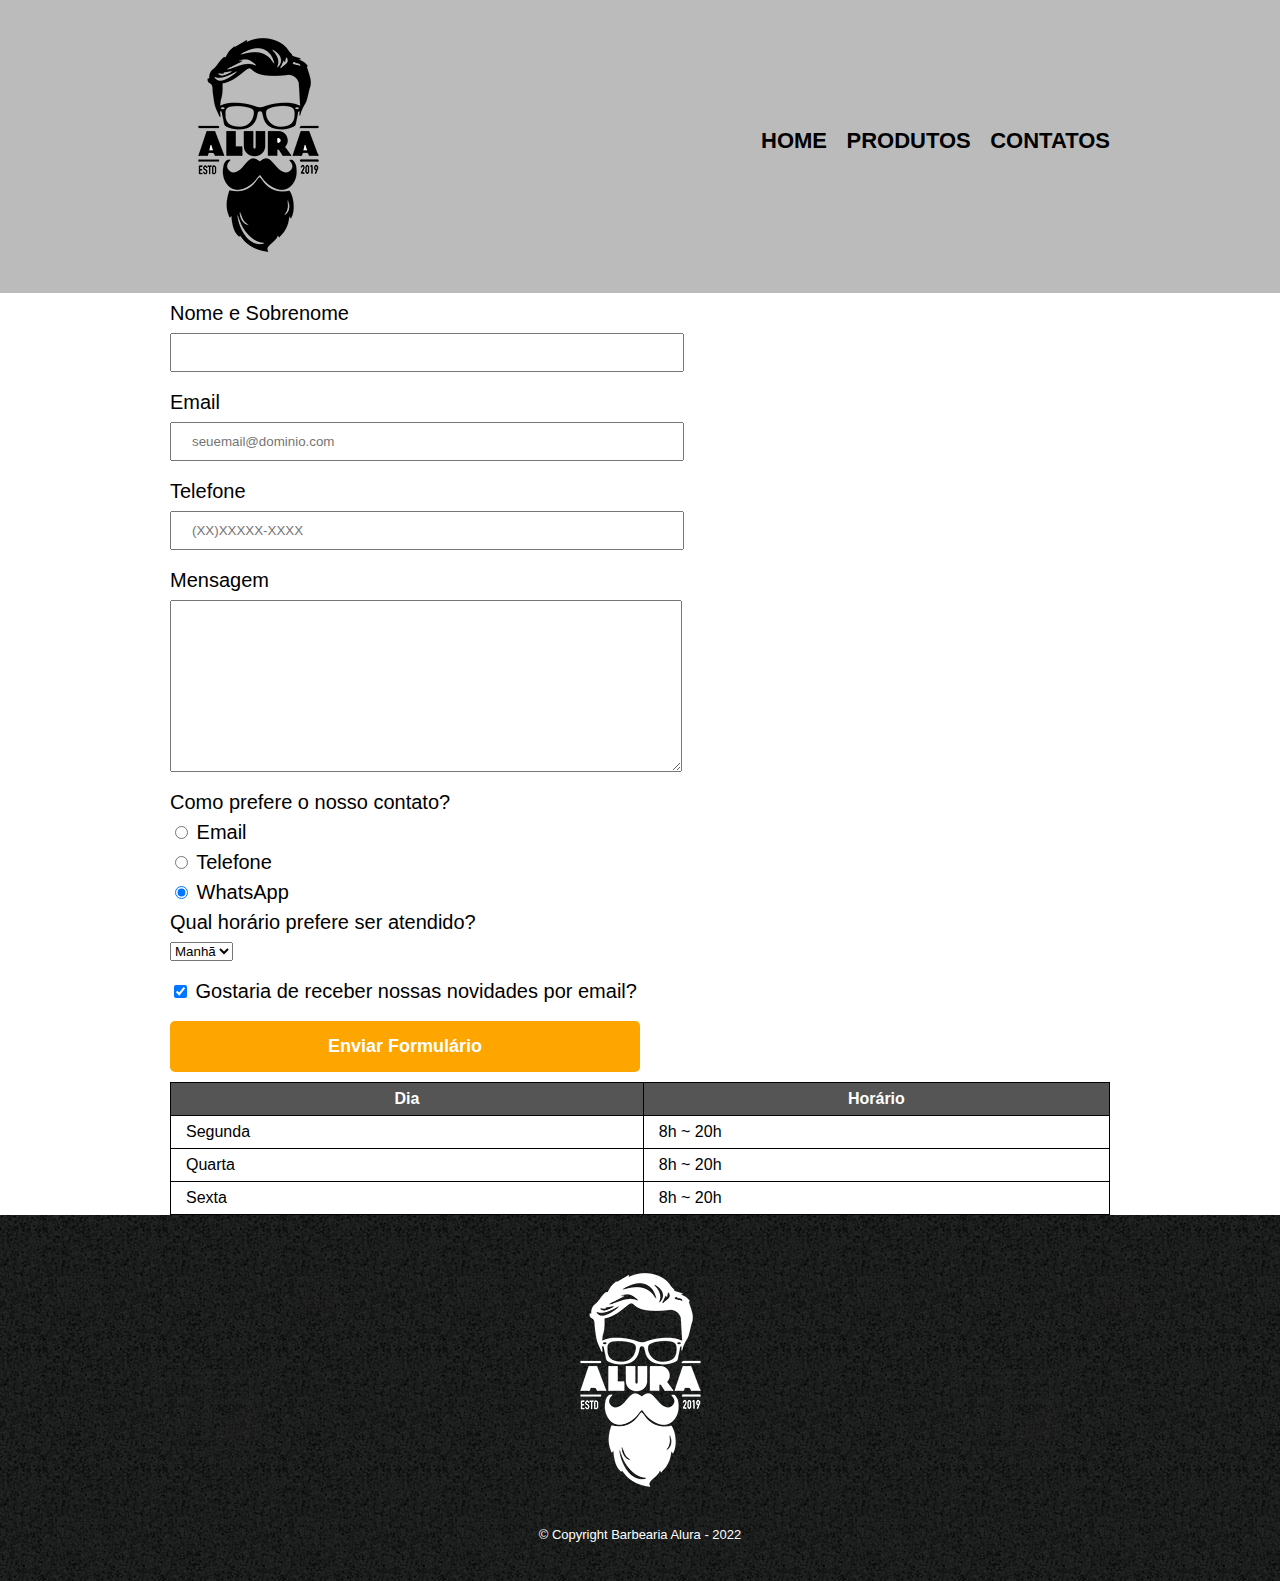
<file: contato.html>
<!DOCTYPE html>
<html>
    <head>
        <meta charset="UTF-8">
        <meta name="viewport" content="width=device-width">
        <title>Contato - Barbearia Alura</title>
        <link rel="stylesheet" href="reset.css">
        <link rel="stylesheet" href="style.css">
    </head>
    <body>
        <header>
            <div class="caixa">
                <h1><img src= "logo.png" alt="logo da Barbearia Alura"></h1>
                <nav>
                    <ul>
                        <li><a href="index.html">Home</a></li>
                        <li><a href="produtos.html">Produtos</a></li>
                        <li><a href="contato.html">Contatos</a></li>
                    </ul>
                </nav>
            </div>
        </header>

        <main>
            <form>
                <label for="nomesobrenome">Nome e Sobrenome</label>
                <input type="text" id="nomesobrenome" class="input-padrao" required>

                <label for="email">Email</label>
                <input type="email" id="email" class="input-padrao" required placeholder="seuemail@dominio.com">

                <label for="telefone">Telefone</label>
                <input type="tel" id="telefone" class="input-padrao" required placeholder="(XX)XXXXX-XXXX">

                <label for="mensagem">Mensagem</label>
                <textarea cols="70" rows="10" id="mensagem" class="input-padrao" required></textarea>

                <fieldset>
                    <legend>Como prefere o nosso contato?</legend>
                    <label for="radio-email"><input type="radio" name="contato" value="email" id="radio-email"> Email</label>
                    
                    <label for="radio-telefone"><input type="radio" name="contato" value="telefone" id="radio-telefone"> Telefone</label>
                    
                    <label for="radio-whatsapp" ><input type="radio" name="contato" value="whatsapp" id="radio-whatsapp" checked> WhatsApp</label>
                </fieldset>

                <fieldset>
                    <legend>Qual horário prefere ser atendido?</legend>
                    <select>
                        <option>Manhã</option>
                        <option>Tarde</option>
                        <option>Noite</option>
                    </select>
                </fieldset>

                <label class="checkbox"> <input type="checkbox" checked> Gostaria de receber nossas novidades por email?</label>

                <input type="submit" value="Enviar Formulário" class="enviar">
            </form>

            <table> <!-- criar tabela -->
                <thead>
                    <tr> <!-- Linha de uma tabela -->
                        <th>Dia</th> <!-- Coluna de uma tabela -->
                        <th>Horário</th>
                    </tr>
                </thead>
                <tbody>
                    <tr>
                        <td>Segunda</td>
                        <td>8h ~ 20h</td>
                    </tr>
                    <tr>
                        <td>Quarta</td>
                        <td>8h ~ 20h</td>
                    </tr>
                    <tr>
                        <td>Sexta</td>
                        <td>8h ~ 20h</td>
                    </tr>
                </tbody>
            </table>

        </main>

        <footer>
            <img src="logo-branco.png" alt="Logo Barbearia Alura">
            <p class="copyright">&copy; Copyright Barbearia Alura - 2022</p>
        </footer>
    </body>
</html>
</file>
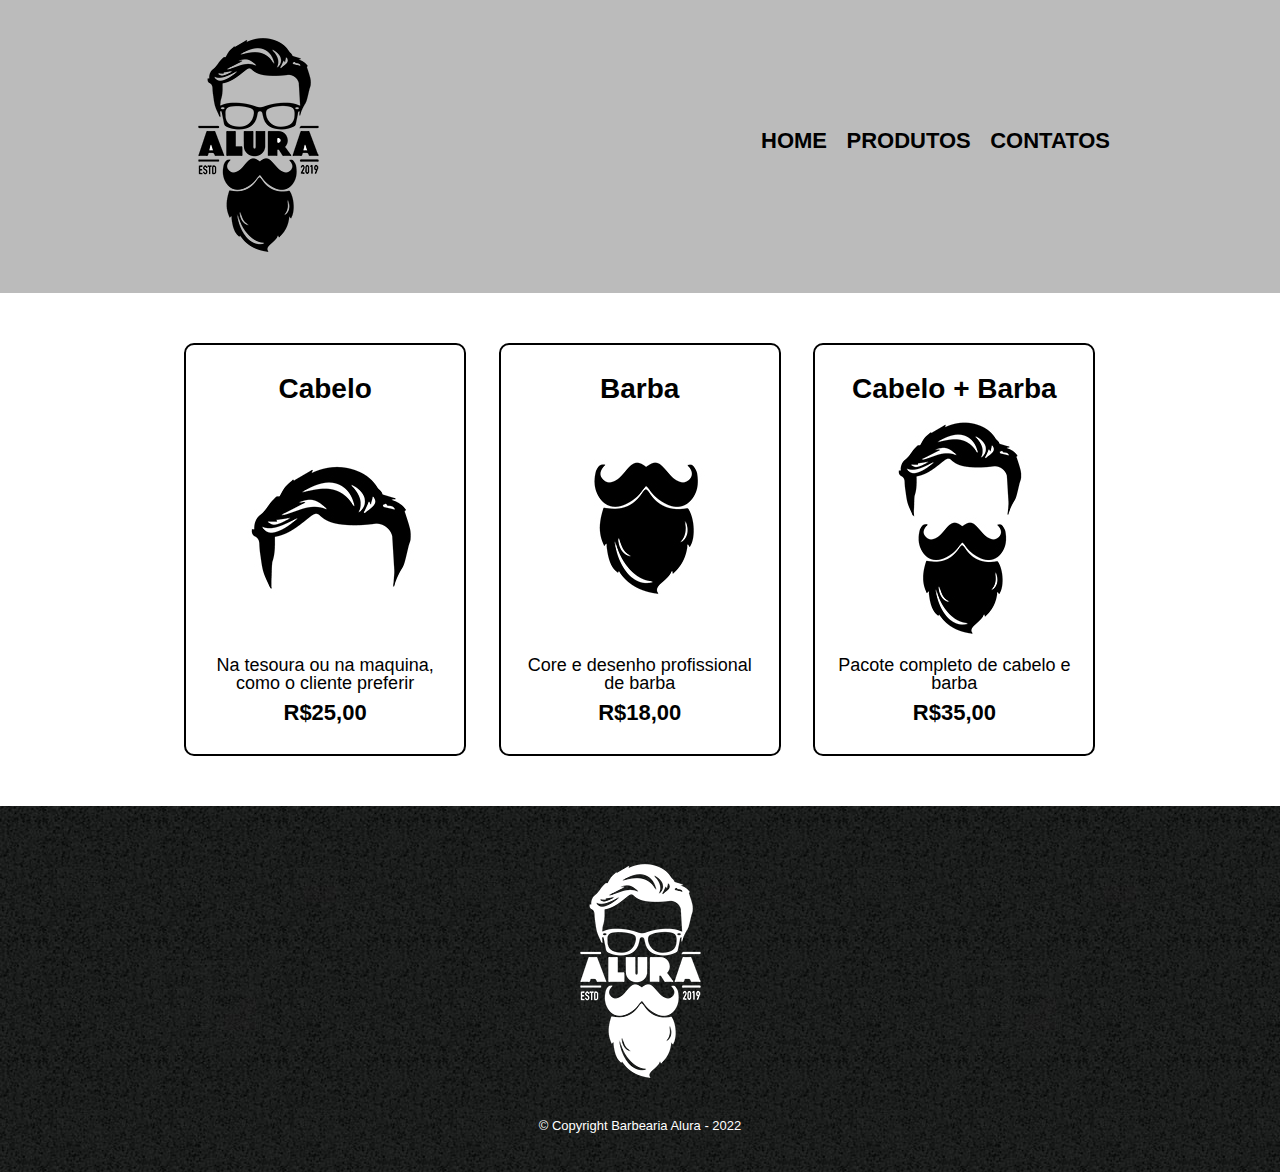
<file: produtos.html>
<!DOCTYPE html>
<html>
    <head>
        <meta charset="UTF-8">
        <meta name="viewport" content="width=device-width">
        <title>Produtos - Barbearia Alura</title>
        <link rel="stylesheet" href="reset.css">
        <link rel="stylesheet" href="style.css">
    </head>
    <body>
        <header>
            <div class="caixa">
                <h1><img src= "logo.png"></h1>
                <nav>
                    <ul>
                        <li><a href="index.html">Home</a></li>
                        <li><a href="produtos.html">Produtos</a></li>
                        <li><a href="contato.html">Contatos</a></li>
                    </ul>
                </nav>
            </div>
        </header>

        <main>
            <ul class="produtos">
                <li>
                    <h2>Cabelo</h2>
                    <img src="cabelo.jpg">
                    <p class="produto-descricao">Na tesoura ou na maquina, como o cliente preferir</p>
                    <p class="produto-preco">R$25,00</p>
                </li>
                <li>
                    <h2>Barba</h2>
                    <img src="barba.jpg">
                    <p class="produto-descricao">Core e desenho profissional de barba</p>
                    <p class="produto-preco">R$18,00</p>
                </li>
                <li>
                    <h2>Cabelo + Barba</h2>
                    <img src="cabelo+barba.jpg">
                    <p class="produto-descricao">Pacote completo de cabelo e barba</p>
                    <p class="produto-preco">R$35,00</p>
                </li>
            </ul>
        </main>

        <footer>
            <img src="logo-branco.png">
            <p class="copyright">&copy; Copyright Barbearia Alura - 2022</p>
        </footer>
    </body>
</html>
</file>
<file: style.css>
body {
    font-family: 'Montserrat', sans-serif;
}

header{
    background: #BBBBBB;
    padding: 20px 0;
}

.caixa{
    position: relative;
    width: 940px;
    margin: 0 auto;
}

nav{
    position: absolute;
    top: 110px;
    right: 0px;
}

nav li{
    display: inline;
    margin: 0 0 0 15px; /* topo, direita, baixo, esquerda */
}

nav a{
    text-transform: uppercase;
    color: black;
    font-weight: bold;
    font-size: 22px;
    text-decoration: none;
}

nav a:hover {
    color: #C78C19;
    text-decoration: underline;
}

.produtos{
    width: 940px;
    margin: 0 auto;
    padding: 50px 0;
}

.produtos li{
    display: inline-block;
    text-align: center;
    width: 30%;
    vertical-align: top;
    margin: 0 1.5%;
    padding: 30px 20px;
    box-sizing: border-box;
    border-color: #000000;
    border-width: 2px;
    border-style: solid;
    /*border: 2px solid #000000; 
    (pode ser feito separado ou todos juntos como esta na linha acima*/
    border-radius: 10px;
}

.produtos li:hover {
    border-color: #C78C19;
}

.produtos li:active{
    border-color: #088C19;
}

.produtos li:hover h2{
    font-size: 30px;
}

.produtos h2{
    font-size: 28px;
    font-weight: bold;
}

.produto-descricao{
    font-size: 18px;
}

.produto-preco{
    font-size: 22px;
    font-weight: bold;
    margin-top: 10px;
}

footer{
    text-align: center;
    background: url("bg.jpg");
    padding: 40px 0;
}

.copyright{
    color: #FFFFFF;
    font-size: 13px;
    margin: 20px 0 0;
}

form{
    width: 940px;
    margin: 10px auto;
}

form label, form legend{
    display: block;
    font-size: 20px;
    margin: 0 0 10px;
}
.input-padrao{
    display: block;
    margin: 0 0 20px;
    padding: 10px 20px;
    width: 50%;
}

.checkbox{
    margin: 20px 0;
}

/* Quando atribuimos estilo para um elemento, sobressai o que tiver mais peso de acordo com o peso abaixo:
tag = 1
class = 10
id = 100
inline = MAXIMO, pois esta direto na linha do HTML
Os pesos podem ser somados, como por exemplo: 
p = 1
form p = 1+1

.teste = 10
p .teste = 1 + 10
...
*/

.enviar {
    width: 50%;
    padding: 15px 0;
    background: orange;
    color: white;
    font-weight: bold;
    font-size: 18px;
    border: none;
    border-radius: 5px;
    transition: 1s all; /* quantos segundos vai demorar para acontecer as transições animadas do botão */
    cursor: pointer; /* muda o cursor para a maozinha */
}

.enviar:hover{
    background: darkorange;
    transform: scale(1.2); /* aumenta o botao dentro da estaca definida */
    /*transform: rotate(360deg) scale(1.2); aqui o botão roda na tela (animação)*/
}

table{
    width: 940px;
    margin: 0 auto;
}

thead{
    background: #555555;
    color: #ffffff;
    font-weight: bold;
}

td, th{
    border: 1px solid #000000;
    padding: 8px 15px
}

/* css da página inicial */
.banner{
    width: 100%;
}

.titulo-principal{
    text-align: center;
    font-size: 2em;
    margin: 0 0 1em;
    clear: left;
    font-weight: bold;
    /*text-shadow: 2px 2px #FF0000; sombra em textos*/
}

.principal{
    padding: 3em 0;
    background: #FEFEFE;
    width: 940px;
    margin: 0 auto;
}

.principal p{
    margin: 0 0 1em;
}

.principal strong{
    font-weight: bold;
}

.principal em{
    font-style: italic;
}

.utensilios{
    width: 120px;
    float: left;
    margin: 0 20px 20px 0;
}

.mapa{
    padding: 3em 0;
    background: linear-gradient(#FEFEFE, #888888);/*Para fazer o gradiente. Podemos colocar a inclinação visual usando 45deg (opcional) | todas as cores que deseja que o elemento esteja sendo alternado | ao lado de cada dor, usar colocar a % que deseja que aquela cor fique (opcional), por exemplo:  (90deg, orange 50%, blue, red, black)*/
}

.mapa-conteudo{
    width: 940px;
    margin: 0 auto;
}

.mapa p{
    margin: 0 0 2em;
    text-align: center;
}

.beneficios{
    padding: 3em 0;
    background: #888888;
    /*box-shadow: inset 0 0 30px #000000; Cria uma borda interna*/
}

.conteudo-beneficios{
    width: 640px;
    margin: 0 auto;
}

.lista-beneficios{
    width: 40%;
    display: inline-block;
    vertical-align: top;
}

.itens{
    line-height: 1.5;
}

.itens:first-child{     /* Marca o primeiro item da lista em negrito */
    font-weight: bold;
}

.itens::before{
    content: "🟊";
}

.imagem-beneficios{
    width: 60%;
    opacity: 1; /* Nivel de opacidade sendo 0 não visivel e 1 totalmente visivel */
    transition: 400ms;
    box-shadow: 10px 10px 10px 0 #000000 ; /* Sombra sendo: eixoX | eixoY | Embaçamento | Intensidade | Color */
}

.imagem-beneficios:hover{
    opacity: 0.3;
}

.video{
    width: 560px;
    margin: 2em auto;
}

/*
pseudo elementos
:hover - quando se passa o mouse por cima do elemento
:active - quando clica em um elemento ou esta selecionado
:visited - quando estamos com um link
:requered - tratar em um formulario
*/

@media screen and (max-width: 480px){
    .caixa, .principal, .conteudo-beneficios, .mapa-conteudo, .video{
        width: auto;
    }

    h1{
        text-align: center;
    }
    
    nav{
        position: static;
        text-align: center;
    }

    .lista-beneficios, .imagem-beneficios, .produtos{
        width: 100%;
        text-align: center;
    }

    .produtos li{
        display: block;
        margin: 0 2em 2em 2em;
        width: auto;
    }

    form{
        width: auto;
        margin: 1em 10px;
    }

}
</file>
<file: arquitetura-css-assets/assets/css/cabecalho.css>
.cabecalho{
    align-items: center;
    background: #f9f9f9;
    display: flex;
    justify-content: space-between;
    padding-left: 2rem;
    padding-right: 2rem;
}

@media screen and (min-width: 0){
    .cabecalho{
        justify-content: center;
        padding: - 1rem;
    }
}

@media screen and (min-width: 768px) {
    .cabecalho{
        justify-content: space-between;
        padding: 0 5rem;
    }
}
</file>
<file: arquitetura-css-assets/assets/css/menu/menu-lista.css>
.menu__lista{
    display: flex;
}
</file>
<file: arquitetura-css-assets/assets/css/menu/menu-item.css>
.menu__item{
    list-style: none;
}

.menu__item:last-child .menu__link{
    margin-right: 0;
}
</file>
<file: arquitetura-css-assets/assets/css/menu/menu-link.css>
.menu__link{
    color: #808080;
    margin-right: 1.25rem;
    text-decoration: none;
    text-transform: lowercase;
}

.menu__link.ativo{
    color: #333333;
    font-weight: bold;
}

.menu__link:hover{
    text-decoration: underline;
}
</file>
<file: arquitetura-css-assets/assets/css/banner/banner.css>
.banner{
    position: relative;
}
</file>
<file: arquitetura-css-assets/assets/css/banner/banner-imagem.css>
.banner__imagem{
    background: url('../../img/banner.jpg') no-repeat center / cover;
    width: 100%;
}

@media screen and (min-width: 0) {
    .banner__imagem{
        height: calc(100vh - 51px);
    }
}

@media screen and (min-width: 768px) {
    .banner__imagem{
        height: calc(100vh - 72px);
    }
}
</file>
<file: arquitetura-css-assets/assets/css/banner/banner.titulo.css>
.banner__titulo{
    color: #fdfdfd;
    font-family: Pacifico, cursive;
    position: absolute;
    left: 50%;
    text-shadow: 0 4px 4px rgba(0,0,0,0.75);
    top: 50%;
    text-align: center;
    transform: translate(-50%, -50%);
    width: 100%;
}


@media screen and (min-width: 0) {
    .banner__titulo{
        font-size: 3rem;
    }
}

@media screen and (min-width: 768px) {
    .banner__titulo{
        font-size: 5.0625rem;
    }
}
</file>
<file: arquitetura-css-assets/assets/css/sobre/sobre.css>
.sobre{
    text-align: center;
}

@media screen and (min-width: 0) {
    .sobre{
        padding: 2.5rem 1rem;
    }
}

@media screen and (min-width: 768px) {
    .sobre{
        padding: 2.5rem;
    }
}
</file>
<file: arquitetura-css-assets/assets/css/sobre/sobre-titulo.css>
.sobre__titulo{
    color: #8d0606;
    font-family: Pacifico, cursive;
    
}

@media screen and (min-width: 0) {
    .sobre__titulo{
        font-size: 2rem;
    }
}

@media screen and (min-width: 768px) {
    .sobre__titulo{
        font-size: 3.1875rem;
    }
}
</file>
<file: arquitetura-css-assets/assets/css/sobre/sobre-descricao.css>
.sobre__descricao{
    color: #595959;
    font-weight: 100;
}

@media screen and (min-width: 0) {
    .sobre__descricao{
        font-size: 1.3rem;
    }
}

@media screen and (min-width: 768px) {
    .sobre__descricao{
        font-size: 1.75rem;
    }
}
</file>
<file: arquitetura-css-assets/assets/css/receitas.css>
.receitas{
    background: #e5e5e5;
    display: flex;
    flex-wrap: wrap; /*vai quebrar os elementos de linhas em colunas;*/
}

@media screen and (min-width: 0) {
    .receitas{
        padding: 5rem 0 0 1rem;
    }
}

@media screen and (min-width: 768px) {
    .receitas{
        padding: 5rem 0 0 2.5rem;
    }
}

@media screen and (min-width: 992px){
    .receitas{
        padding: 5rem 0 0 5rem;
    }
}
</file>
<file: arquitetura-css-assets/assets/css/receita/receita.css>
.receita{
    background: #fdfdfd;
    display: flex;
    flex-direction: column;
    margin-bottom: 5rem;
}

@media screen and (min-width: 0) {
    .receita{
        margin-right: 1rem;
        width: 100%;
    }
}

@media screen and (min-width: 768px) {
    .receita{
        margin-right: 2.5rem;
        width: calc(33.33% - 2.5rem);
    }
}

@media screen and (min-width: 992px){
    .receita{
        margin-right: 5rem;
        width: calc(33.33% - 5rem);
    }
}
</file>
<file: arquitetura-css-assets/assets/css/receita/receita-imagem.css>
.receita__imagem{
    height: 150px;
}
</file>
<file: arquitetura-css-assets/assets/css/receita/receita-conteudo.css>
.receita__conteudo{
    padding: 1rem;
}
</file>
<file: arquitetura-css-assets/assets/css/receita/receita-titulo.css>
.receita__titulo{
    font-size: 1.4375rem;
}
</file>
<file: arquitetura-css-assets/assets/css/receita/receita-descricao.css>
.receita__descricao{
    font-size: 1.1875rem;
    line-height: 1.5;
    text-align: justify;
}
</file>
<file: arquitetura-css-assets/assets/css/receita/receita-botao.css>
.receita__botao{
    color: #fdfdfd;
    background: #8d0606;
    border: none;
    border-radius: 5px;
    padding: 1rem;
    transition: all .1s ease-in-out;
}

.receita__botao:hover{
    background: #620404;
    cursor: pointer;
}
</file>
<file: arquitetura-css-assets/assets/css/quemSomos/quemSomos.css>
.quem-somos{
    padding: 5rem;
    text-align: center;
}
</file>
<file: arquitetura-css-assets/assets/css/quemSomos/quemSomos-titulo.css>
.quem-somos__titulo{
    color: #8d0606;
    font-family: Pacifico, cursive;
    font-size: 3.1875rem;
    margin-bottom: 1rem;
}
</file>
<file: arquitetura-css-assets/assets/css/quemSomos/quemSomos-descricao.css>
.quem-somos__descricao{
    color: #595959;
    font-size: 1.75rem;
    font-weight: 100;
}
</file>
<file: arquitetura-css-assets/assets/css/pessoas.css>
.pessoas{
    display: flex;
    justify-content: space-around;
    padding-top: 3rem;
}

@media screen and (min-width: 0) {
    .pessoas{
        flex-direction: column;
    }
}

@media screen and (min-width: 768px) {
    .pessoas{
        flex-direction: row;
    }
}
</file>
<file: arquitetura-css-assets/assets/css/pessoa/pessoa.css>
.pessoa{
    display: flex;
    flex-direction: column;
}

@media screen and (min-width: 0) {
    .pessoa{
        margin-bottom: 2rem;
    }
}

@media screen and (min-width: 768px) {
    .pessoa{
        margin-bottom: 0;
    }
}
</file>
<file: arquitetura-css-assets/assets/css/pessoa/pessoa-imagem.css>
.pessoa__imagem{
    background-position: center;
    background-repeat: no-repeat;
    background-size: cover;
    border-radius: 100%;
    height: 300px;
    margin: 0 auto;
    width: 300px;
}

.pessoa__imagem--roberta{
    background-image: url('../../img/pessoas/roberta.jpg');
}

.pessoa__imagem--marcela{
    background-image: url('../../img/pessoas/marcela.jpg');
}

.pessoa__imagem--andreia{
    background-image: url('../../img/pessoas/andreia.jpg');
}
</file>
<file: arquitetura-css-assets/assets/css/pessoa/pessoa-nome.css>
.pessoa__nome{
    color: #8d0606;
    font-family: Pacifico, cursive;
    font-size: 2rem;
    margin: 1rem 0;
}
</file>
<file: arquitetura-css-assets/assets/css/pessoa/pessoa-funcao.css>
.pessoa__funcao{
    color: #595959;
    font-size: 1.25rem;
    text-transform: lowercase;
}
</file>
<file: arquitetura-css-assets/assets/css/rodape.css>
.rodape{
    background: #bfbfbf;
    color: #fdfdfd;
    text-align: right;
    padding: 1.5625rem 5rem;
    text-transform: lowercase;
}
</file>
<file: arquitetura-css-assets/assets/css/logo.css>
@media screen and (min-width: 0){
    .logo{
        display: none;
    }
}

@media screen and (min-width: 768px) {
    .logo{
        display: block;
    }
}
</file>
<file: posicione-elementos-com-flexbox/css/style.css>
body {
	background-color: #F2F5F7;
	font-family: 'Open Sans',Arial,sans-serif;
}

.container {
	width: 94%;
	margin: 0 auto;
}

.cabecalhoPrincipal {
	background-color: #FFF;
	padding: 20px 0;
}

.cabecalhoPrincipal-titulo {
	font-weight: bold;
	font-size: 2em;
	margin-bottom: 20px;
}

.cabecalhoPrincipal-titulo a {
	text-decoration: none;
	color: inherit;
}

.cabecalhoPrincipal-nav-link {
	padding: 10px;
	margin-bottom: 10px;
	color: #9799A6;
	background-color: #FFF;
	text-decoration: none;
	transition: .5s;
	display: block;

	border-bottom: 1px solid #9799A6;
}

.conteudoPrincipal {
	margin-top: 20px;
	margin-bottom: 20px;
}

.subtitulo {
	font-weight: bold;
	font-size: 32px;
	margin-bottom: 10px;
	text-align: center;
}

.conteudoPrincipal-cursos-link {
	height: 100px;
	background-color: #FFF;
	text-align: center;
	margin: 1%;
	transition: .3s;
	box-shadow: 2px 2px 2px #CCC;
	position: relative;
}

.conteudoPrincipal-cursos-link a {
	text-decoration: none;
	color: #000;
	font-weight: bold;
	display: block;
	width: 100%;
	height: 100%;
	position: absolute;
	top: 0;
	left: 0;
}

.conteudoPrincipal-cursos-link:hover {
	box-shadow: 4px 4px 4px #CCC;
}

.conteudoPrincipal-cursos-link a:before {
	content: '';
	display: block;
	width: 50px;
	height: 50px;
	margin: 10px auto;
}

.conteudoPrincipal-cursos-link:nth-child(even) a:before {
	background: url(../img/background1.svg) no-repeat;	
}

.conteudoPrincipal-cursos-link:nth-child(odd) a:before {
	background: url(../img/background2.svg) no-repeat;
}


.rodapePrincipal {
	background-color: #324C64;
	padding-top: 20px;
}

.rodapePrincipal .subtitulo {
	color: #FFF;
}

.rodapePrincipal-navMap-link {
	text-decoration: none;
	color: #FFF;
	margin-top: 10px;
}

.rodapePrincipal-navMap-link {
	font-size: .9em;
}

.navmap-list-title {
	font-weight: 700;
	font-size: 1.3em;
	margin: .9em 0;
	padding-left: .3em;
	padding-top: .2em;
	padding-bottom: .2em;
}

.navmap-list-title + .rodapePrincipal-navMap-link {
	margin-top: 0;
}

.navmap-list-title-bancoDeDados { color: #EC6E5A; border-left: 4px solid #EC6E5A; }
.navmap-list-title-framework { color: #AD85BF; border-left: 4px solid #AD85BF; }
.navmap-list-title-frontend { color: #5EC6F3; border-left: 4px solid #5EC6F3; }
.navmap-list-title-backend { color: #25D285; border-left: 4px solid #25D285; }

.rodapePrincipal-patrocinadores {
	margin-top: 30px;
	background: #F2F5F7;
	padding: 20px 0;
}

.rodapePrincipal-contatoForm {
	margin-top: 20px;
	text-align: center;
}

.rodapePrincipal-contatoForm label[for=email-contato] {
	font-weight: bold;
	font-size: 14px;
	color: #000;
	margin-bottom: 5px;
	display: block;
}

.rodapePrincipal-contatoForm-emailInput {
	border-top-left-radius: 5px;
	border-bottom-left-radius: 5px;
	padding: 10px;
}

.rodapePrincipal-contatoForm-submit {
	border-top-right-radius: 5px;
	border-bottom-right-radius: 5px;
	background-color: #4DBA7A;
	color: #FFF;
	cursor: pointer;
	
}

.rodapePrincipal-contatoForm-submit,
.rodapePrincipal-contatoForm-emailInput {
	outline: 0;
	border: 1px solid #4DBA7A;
	box-sizing: border-box;
	font-size: 16px;
}

.videoSobre {
	background-color: #5E9EDC;
	padding: 25px 0;

}

.videoSobre-video {
	max-width: 100%;
}

.videoSobre .container {
	color: #FFF;
}

.videoSobre-sobre-title {
	font-size: 1.2em;
	font-weight: bolder;
}

.videoSobre-sobre {
	font-size: 1.3em;
	line-height: 2;
}

.videoSobre-button {
	border-radius: 8px;
	background-color: #ec6e5a;
	display: block;
	color: #FFF;
	border: none;
	height: 50px;
	font-size: .8em;
	outline: none;
}

.rodapePrincipal-contatoForm-legend {
	margin-bottom: 10px;
}

@media(min-width: 769px) {

	.container {
		width: 85%;	
	}

	.subtitulo {
		text-align: left;
	}

	.cabecalhoPrincipal-nav-link {
		border-radius: 5px;
		border: 1px solid #9799A6;
	}

	.cabecalhoPrincipal-nav-link:hover {
		color: #FFF;
		background-color: #9799A6;
	}

	.cabecalhoPrincipal-titulo {
		margin: 0;
	}

	.cabecalhoPrincipal-nav {
		width: auto;
	}

	.cabecalhoPrincipal-nav-link {
		width: auto;
		margin: 0 0 0 10px;
	}

	.rodapePrincipal-contatoForm {
		margin-top: 0;
		text-align: left;
	}

	.conteudoPrincipal-cursos-link:nth-child(3n) {
		margin-right: 0;
	}

	.conteudoPrincipal-cursos-link:nth-child(3n+1) {
		margin-left: 0;
	}

}

@media(min-width: 1000px) {
	.conteudoPrincipal-cursos-link {
		margin: 1.333%;
	}

	.conteudoPrincipal-cursos-link:nth-child(3n) {
		margin-right: 1.33%;
	}

	.conteudoPrincipal-cursos-link:nth-child(3n+1) {
		margin-left: 1.333%;
	}

	.conteudoPrincipal-cursos-link:nth-child(4n) {
		margin-right: 0;
	}

	.conteudoPrincipal-cursos-link:nth-child(4n+1) {
		margin-left: 0;
	}

	.videoSobre-sobre {
		margin-left: 1.5em;
	}

}
</file>
<file: posicione-elementos-com-flexbox/css/flexbox.css>
.cabecalhoPrincipal .container{
  display: flex;
  align-items: center;
  justify-content: space-between;
}
.cabecalhoPrincipal-nav{
  display: flex;
}

.rodapePrincipal-patrocinadores .container{
  display: flex;
  justify-content: space-between;
}

.rodapePrincipal-patrocinadores-list{
  display: flex;
  align-items: center;
  width: 70%;
  margin-right: 5%;
  justify-content: space-around;
}

.rodapePrincipal-contatoForm{
  width: 25%;
}

.rodapePrincipal-contatoForm-fieldset{
  display: flex;
}

.rodapePrincipal-navMap-list{
  display: flex;
  flex-direction: column;
  flex-wrap: wrap;
  /* flex-flow: column wrap; Substitui as linhas acima */
  height: 260px;
}

.conteudoPrincipal-cursos{
  display: flex;
  flex-wrap: wrap;
}

.conteudoPrincipal-cursos-link{
  width: 23%;
  margin: 1rem;
}

.conteudoPrincipal-cursos-link:nth-child(4n){
  margin-right: 0;
}

.conteudoPrincipal-cursos-link:nth-child(4n+1){
  margin-left: 0;
}

.videoSobre .container{
  display: flex;
}

.videoSobre-sobre{
  text-align: center;
  display: flex;
  flex-direction: column;
  flex-grow: 2; /* Encorpora todo espaço vazio do container */
}

.videoSobre-button{
  cursor: pointer;
  transition: 1s all;
}

.videoSobre-button:hover{
  background: darkred;
}

.videoSobre-sobre-list, .videoSobre-video{
  flex-grow: 1; 
  flex-shrink: 2;
}

/* Parte Mobile */

@media(max-width:768px) {

  .cabecalhoPrincipal-nav{
    flex-direction: column;
  }

  .conteudoPrincipal-cursos{
    flex-direction: column;
  }

  .cabecalhoPrincipal .container{
    flex-direction: column;
    align-items: initial;
    text-align: center;
  }

  .conteudoPrincipal-cursos-link{
    width: 100%;
    margin-left: 0;
    margin-right: 0;
  }

 .videoSobre .container{
  flex-direction: column;
 }
 .videoSobre-video{
  margin: 0 auto;
 }

  .rodapePrincipal-navMap-list{
    height: auto;
  }

  .rodapePrincipal-patrocinadores .container{
    flex-direction: column;
    align-items: center;
  }

  .rodapePrincipal-patrocinadores-list{
    margin: 0;
    width: 100%;
  }

  .rodapePrincipal-contatoForm{
    width: 100%;
  }

  .rodapePrincipal-contatoForm-fieldset{
    justify-content: center;
  }
  .cabecalhoPrincipal-nav-link-app{
    order: -1;
  }
}
</file>
<file: Projeto-Inicial-Grid-Layout/assets/css/style.css>
.app {
    background: #f1f1f1;
    display: grid;  
    font-family: Arial, Helvetica, sans-serif;
    grid-template-areas: 
        "cabecalho"
        "conteudo"
        "rodape";
    grid-template-columns: auto;
    grid-template-rows: 50px auto auto;
}

.cabecalho {
    align-items: center;
    display: flex;
    grid-area: cabecalho;
    padding: 0 2rem;
}
 
.conteudo {
    grid-area: conteudo;
    padding: 0 2rem;
}

.rodape {
    background: #fdfdfd;
    color: #333;
    font-size: .8rem;
    grid-area: rodape;
    padding: 1rem;
    text-align: center;
}
</file>
<file: Projeto-Inicial-Grid-Layout/assets/css/destaques.css>
.caixa{
    align-items: flex-end;
    display: flex;
    justify-content: center;
}

.destaques{
    display: grid;
    grid-gap: .2rem;
    grid-template-columns: 25% 25% 25% 25%;
    grid-template-rows: 33.33% 33.33% 33.33%;
    height: calc(100vh - 50px);
}

.destaques__titulo{
    background: rgba(0,0,0,.5);
    color: #fdfdfd;
    text-align: center;
    width: 100%;
}

.destaques__principal{
    background-image: url(../img/fortnite.jpg);
    background-repeat: no-repeat;
    background-position: center;
    background-size: cover;
    grid-row-start: 1;
    grid-row-end: 3;
}

.destaques__secundario:nth-child(2){
    background-image: url(../img/pubg.jpg);
    background-position: center;
    background-repeat: no-repeat;
    background-size: cover;
}

.destaques__secundario:nth-child(3){
    background: url('../img/slack.png') center / cover no-repeat;/* substitui os codigos repetidos*/
}

.destaques__secundario:nth-child(4){
    background: url('../img/whatsapp.png') center / cover no-repeat;
}

.destaques__secundario:nth-child(5){
    background: url('../img/cs-go.jpg') center / cover no-repeat;
}

.destaques__categorias{
    grid-row: 3 / 3;
}

.destaques__categorias___lista{
    display: flex;
    flex-wrap: wrap;
    height: 100%;
    justify-content: space-between;
}

.destaques__categorias___item{
    align-items: center;
    background: #FDFDFD;
    border-left: 5ppc solid transparent;
    color: #333333;
    display: flex;
    padding: 1rem;
    width: 50%;
}

.destaques__categorias___link{
    text-decoration: none;
    color: inherit;
}
</file>
<file: Projeto-Inicial-Grid-Layout/assets/css/populares.css>
.populares{
    padding: 3rem 0;
}

.populares__conteudo{
    display: flex;
    flex-wrap: wrap;
    grid-area: conteudo;
    padding: 1rem 0;
}

.populares__card{
    background: #fdfdfd;
    display: grid;
    grid-template-areas:
        "card-imagem"
        "card-corpo";
    grid-template-columns: 100%;
}

.populares__card:last-child {
    margin-right: 0;
}

.populares__card___imagem{
    grid-area: card-imagem;
    height: 100%;
    width: 100%;
}

.populares__card___corpo{
    display: grid;
    grid-area: card-corpo;
    grid-row-gap: .5rem;
    grid-template-areas: 
        "card-cabecalho"
        "card-conteudo";
    grid-template-rows: 50px auto;
    padding: .75rem;
}

.populares__card___titulo{
    color: #333;
    font-size: 1.5rem;
}

.populares__card___data{
    color: #808080;
    font-size: .9rem;
}

.populares__card___descricao{
    color: #333;
    line-height: 1.5;
    margin: 1rem 0;
    text-align: justify;
}

.populares__titulo{
    font-weight: 500;
}

.populares__icone{
    margin-right: .25rem;
}

.populares__cabecalho{
    border-bottom: 1px solid #dcdcdc;
    display: flex;
    justify-content: space-between;
}

.populares__botao{
    background: transparent;
    border: none;
    color: #333;
}
</file>
<file: Projeto-Inicial-Grid-Layout/assets/css/menu.css>
.menu__link{
    color: #333333;
    padding: .5rem 1rem;
}

.menu__link:hover, .menu__link.ativo{
    border-bottom: 2px solid #0073e6;
}
</file>
<file: Projeto-Inicial-Grid-Layout/assets/css/responsivo.css>
@media screen and (min-width: 0) {
    .destaques__principal, .destaques__categorias {
        grid-column: 1 / 5;
    }
    .destaques__secundario:nth-child(2){
        display: none;
        grid-column: none;
        grid-row: none;
    }
    .destaques__secundario:nth-child(3){
        display: none;
        grid-column: none;
        grid-row: none;
    }
    .destaques__secundario:nth-child(4){
        display: none;
        grid-column: none;
        grid-row: none;
    }
    .destaques__secundario:nth-child(5){
        display: none;
        grid-column: none;
        grid-row: none;
    }
    .populares__conteudo{
        flex-direction: column;
    }
    .populares__card{
        grid-template-rows: 150px auto;
        margin-bottom: 3rem;
        margin-right: 0;
        width: 100%;
    }
}

@media screen and (min-width: 760px) {
    .destaques__principal {
        grid-column: 1 / 4;
    }
    .destaques__secundario:nth-child(2){
        display: flex;
        grid-column: 4 / 4;
        grid-row: 1 / 1;
    }
    .destaques__secundario:nth-child(3){
        display: flex;
        grid-column: 4 / 4;
        grid-row: 2 / 2;
    }
    .destaques__secundario:nth-child(4){
        display: flex;
        grid-column: 4 / 4;
        grid-row: 3 / 3;
    }
    .destaques__secundario:nth-child(5){
        display: flex;
        grid-column: 3 / 3;
        grid-row: 3 / 3;
    }
    .destaques__categorias{
        grid-column: 1 / 3;
    }

    .populares__conteudo{
        flex-direction: row;
    }
    .populares__card{
        grid-template-rows: 173px auto;
        margin-right: 1rem;
        width: calc(50% - 1rem);
    }
}

@media screen and (min-width: 992px) {
    .populares__card{
        margin-bottom: 3rem;
        width: calc(33.33% - 1rem);
    }
}

@media screen and (min-width: 1200px) {
    .populares__card{
        margin-bottom: 0;
        width: calc(20% - 1rem);
    }
}
</file>
